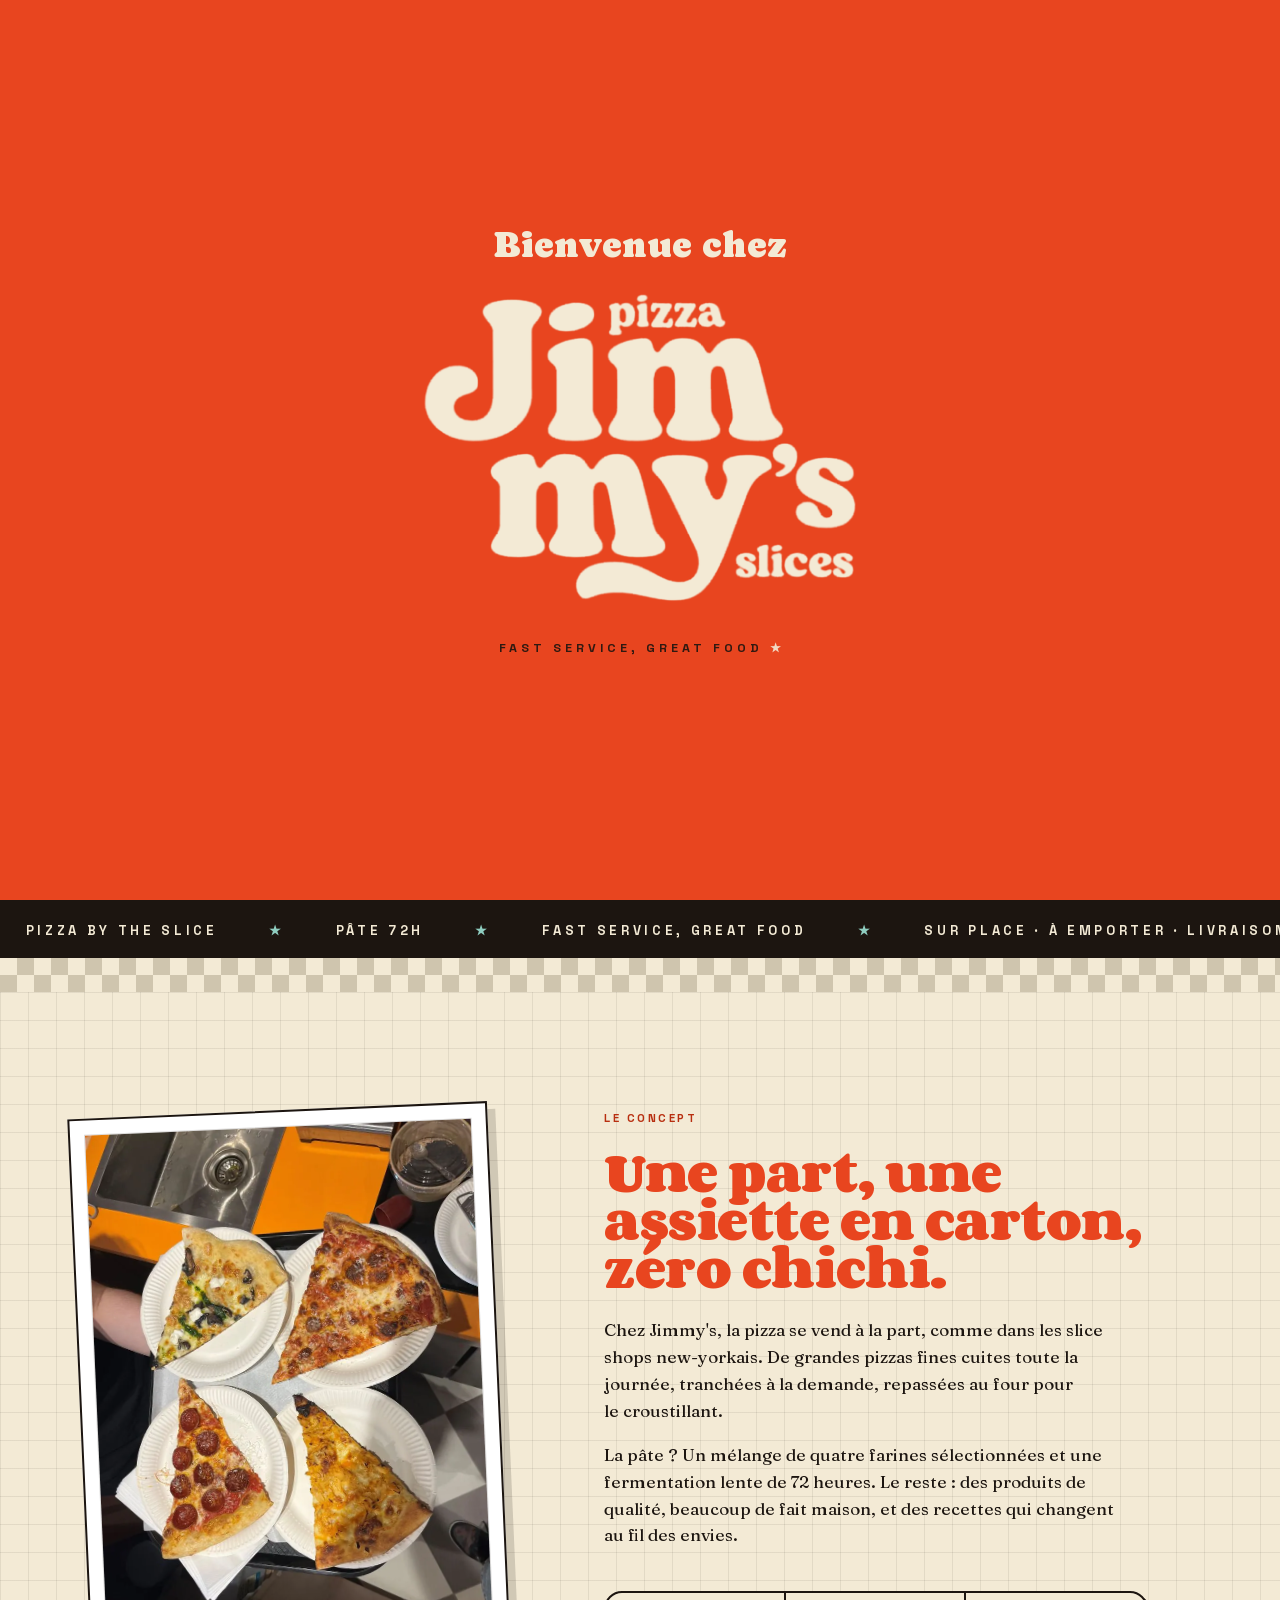
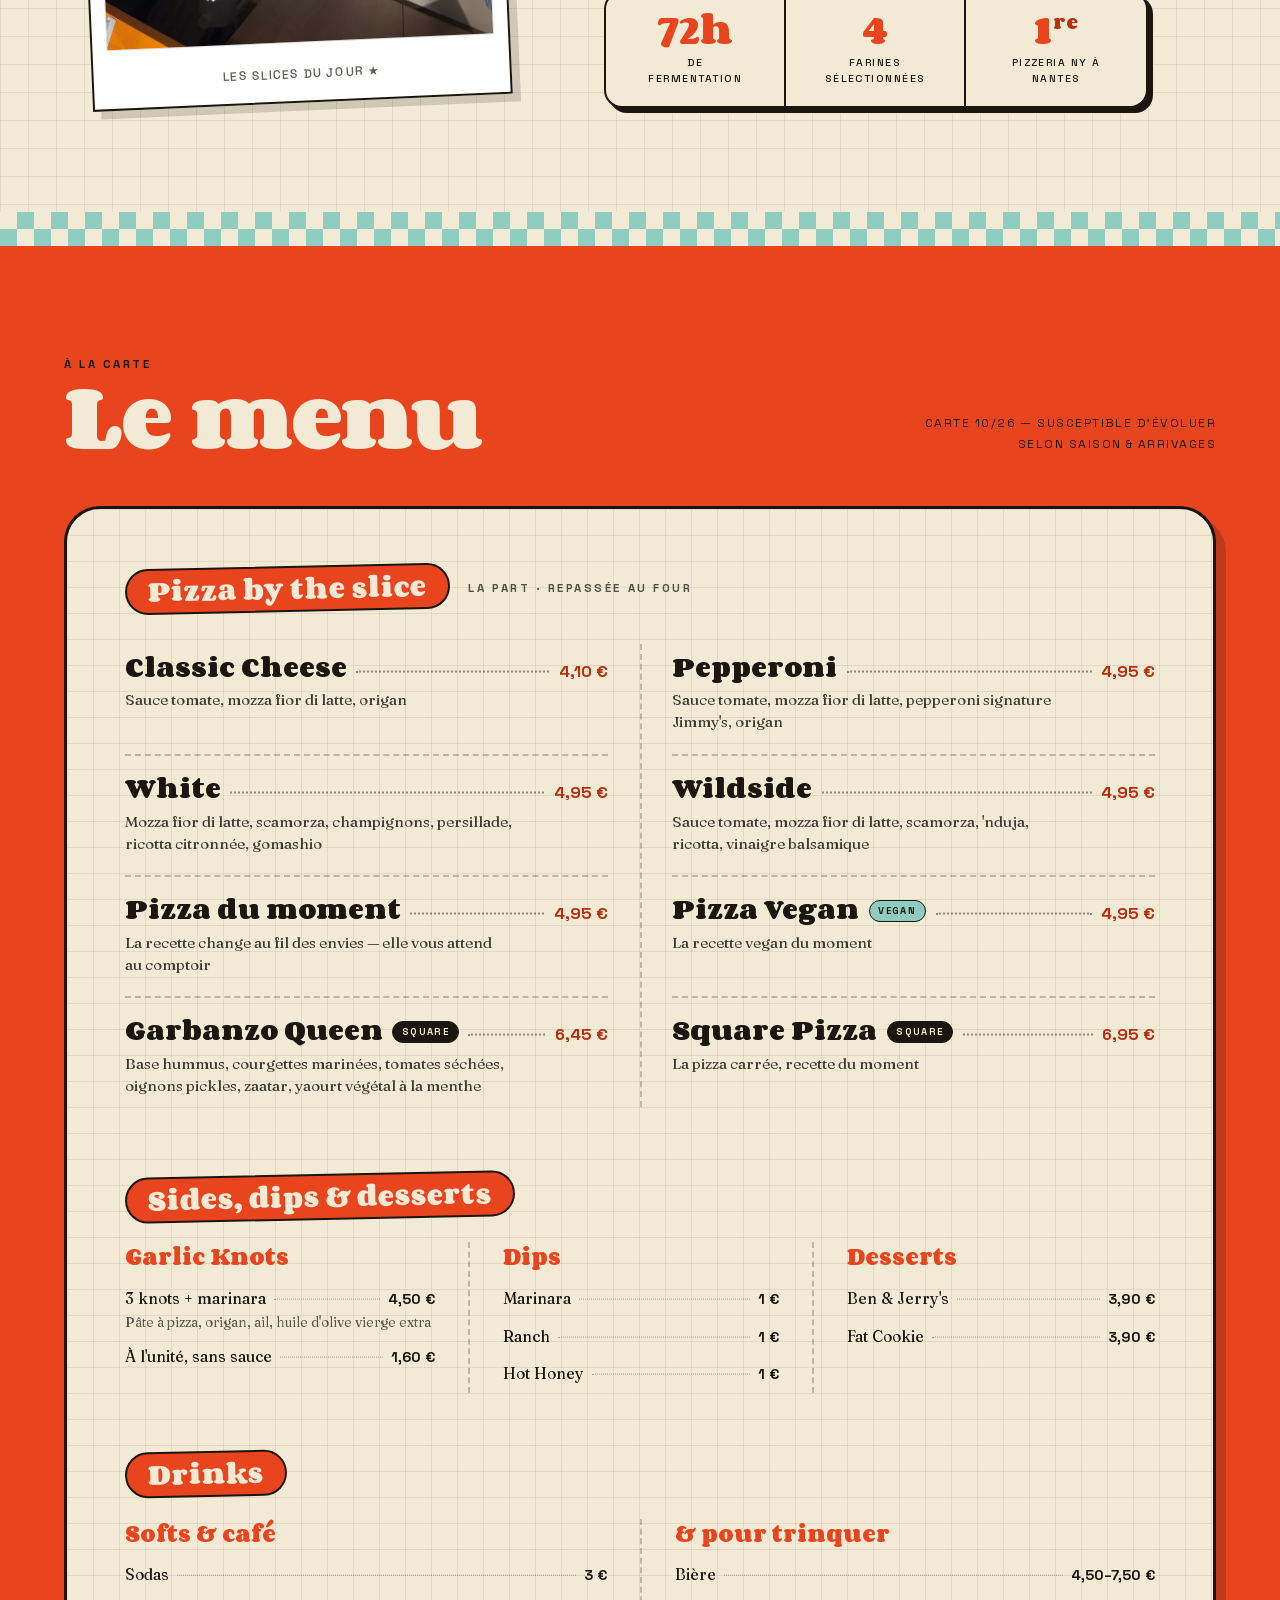
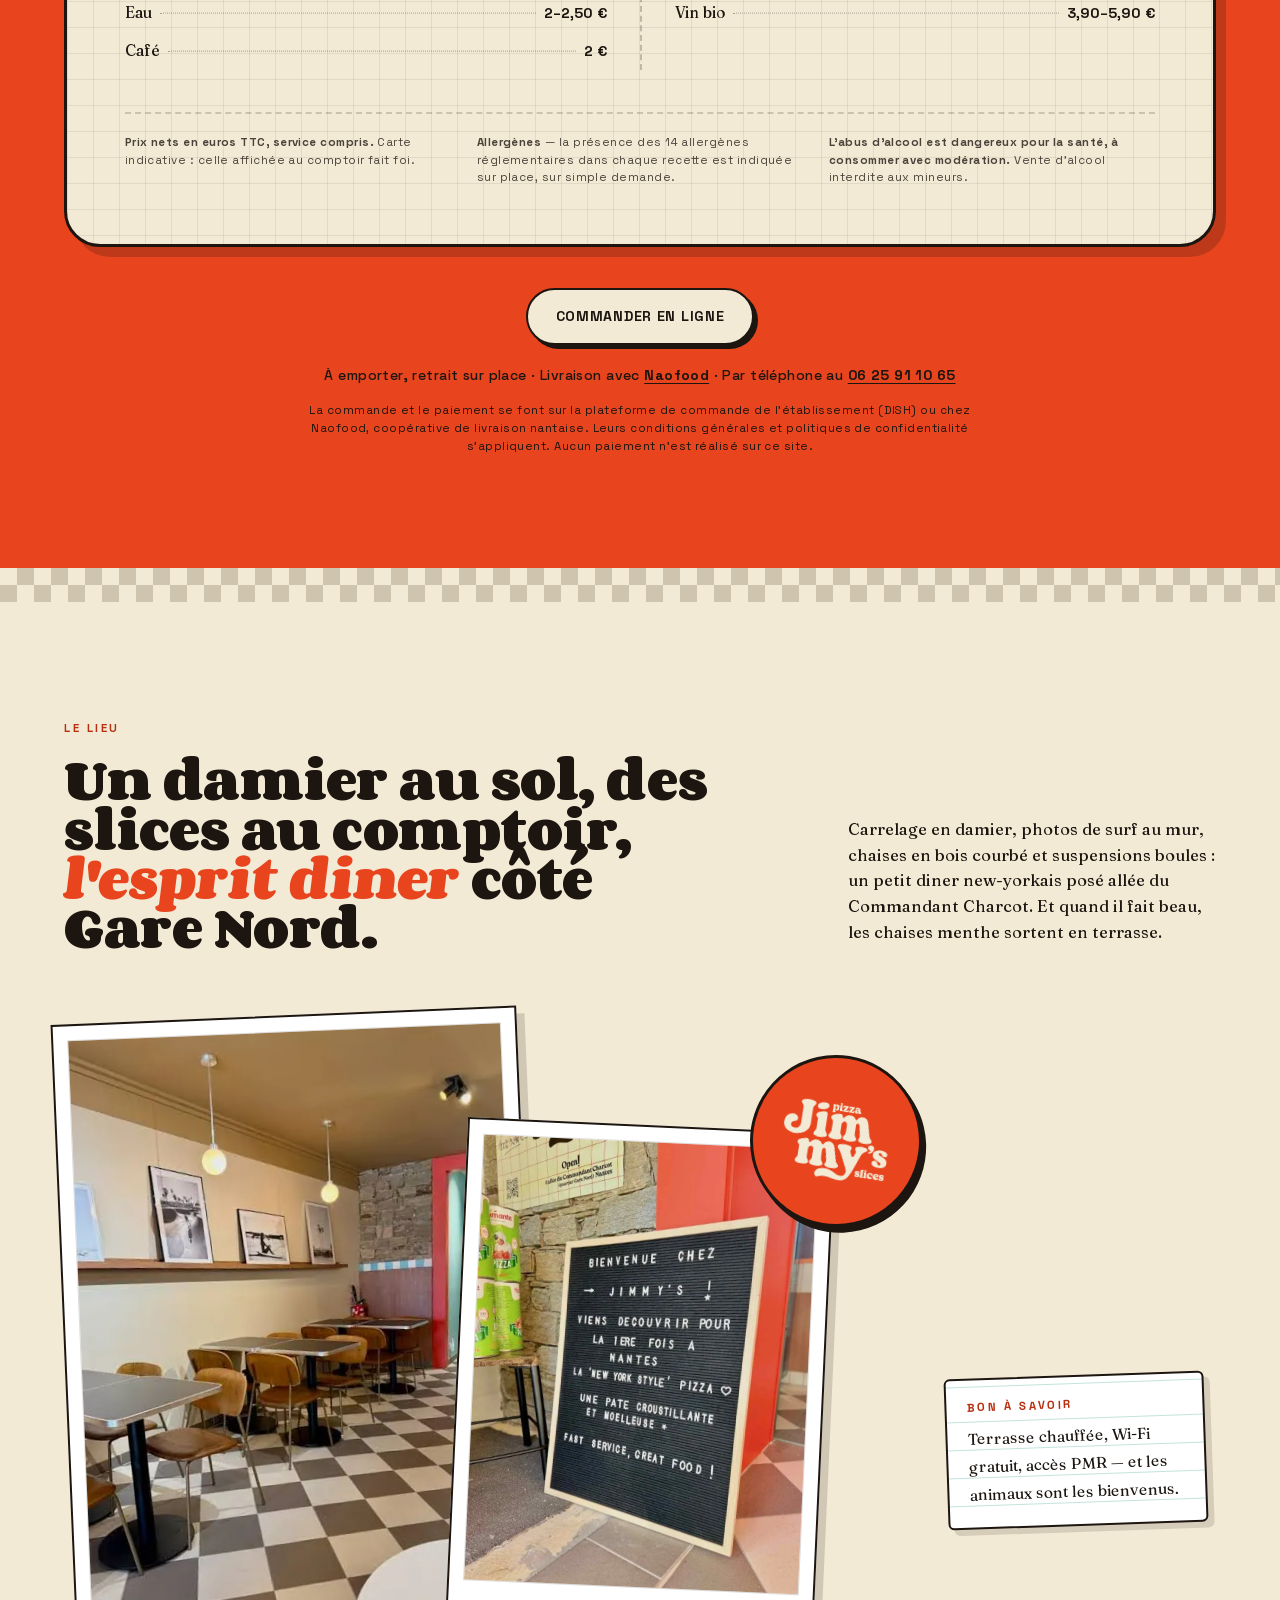
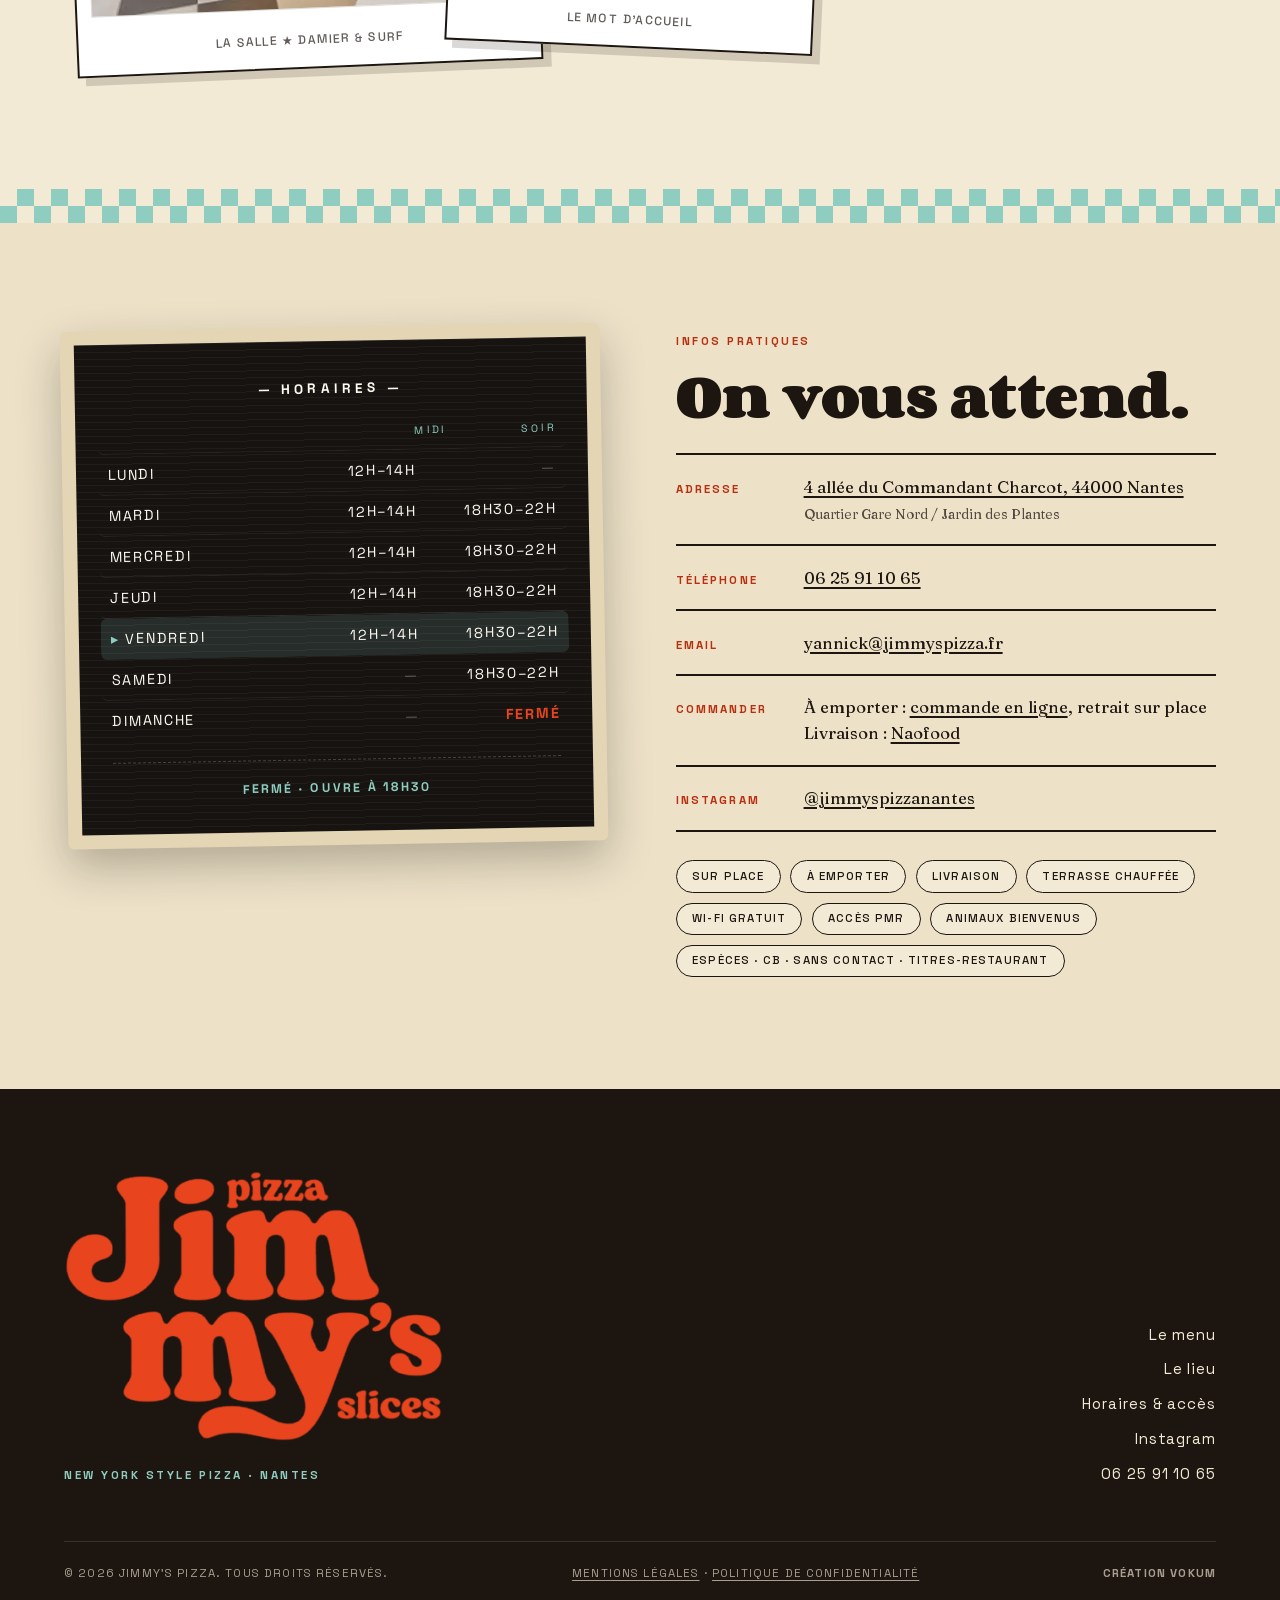
<file: index.html>
<!DOCTYPE html>
<html lang="fr">
<head>
<meta charset="UTF-8">
<meta name="viewport" content="width=device-width, initial-scale=1.0">
<title>Jimmy's Pizza · Pizza New York à la part, Nantes Gare Nord</title>
<meta name="description" content="Pizzeria New York style à Nantes, quartier Gare Nord : pizza à la part, pâte fermentée 72 h. Sur place, à emporter (commande en ligne) ou en livraison.">
<link rel="canonical" href="https://jimmy-s-pizza.vercel.app/">
<!-- Maquette en attente de validation par l'établissement : non indexée. À retirer (ici et dans vercel.json) à la mise en ligne officielle. -->
<meta name="robots" content="noindex, nofollow">
<meta name="geo.region" content="FR-44">
<meta name="geo.placename" content="Nantes">
<meta name="geo.position" content="47.21772;-1.54386">
<meta name="ICBM" content="47.21772, -1.54386">
<meta property="og:type" content="restaurant.restaurant">
<meta property="og:locale" content="fr_FR">
<meta property="og:site_name" content="Jimmy's Pizza Slices">
<meta property="og:title" content="Jimmy's Pizza — Pizzeria New York Style à Nantes">
<meta property="og:description" content="Pizza by the slice, pâte fermentée 72 h. 4 allée du Commandant Charcot, Nantes. Sur place, à emporter, en livraison.">
<meta property="og:url" content="https://jimmy-s-pizza.vercel.app/">
<meta property="og:image" content="https://jimmy-s-pizza.vercel.app/assets/og-image.jpg">
<meta property="og:image:width" content="1200">
<meta property="og:image:height" content="630">
<meta property="og:image:alt" content="Logo Jimmy's Pizza Slices et sa devanture, allée du Commandant Charcot à Nantes">
<meta name="twitter:card" content="summary_large_image">
<meta name="twitter:title" content="Jimmy's Pizza — Pizzeria New York Style à Nantes">
<meta name="twitter:description" content="Pizza by the slice, pâte 72 h, quartier Gare Nord. Sur place, à emporter, en livraison.">
<meta name="twitter:image" content="https://jimmy-s-pizza.vercel.app/assets/og-image.jpg">
<link rel="icon" href="favicon.ico" sizes="any">
<link rel="icon" type="image/png" sizes="48x48" href="assets/favicon-48.png">
<link rel="apple-touch-icon" href="assets/apple-touch-icon.png">
<meta name="theme-color" content="#E8451F">
<script type="application/ld+json">
{
  "@context": "https://schema.org",
  "@type": "Restaurant",
  "@id": "https://jimmy-s-pizza.vercel.app/#restaurant",
  "name": "Jimmy's Pizza",
  "alternateName": "Jimmy's Pizza Slices",
  "description": "Première pizzeria New York style de Nantes : pizza à la part (by the slice), pâte artisanale fermentée 72 heures. Sur place, à emporter, en livraison.",
  "url": "https://jimmy-s-pizza.vercel.app/",
  "image": "https://jimmy-s-pizza.vercel.app/assets/facade.jpg",
  "telephone": "+33625911065",
  "servesCuisine": ["Pizza", "Pizza new-yorkaise", "Américaine"],
  "priceRange": "€",
  "currenciesAccepted": "EUR",
  "paymentAccepted": "Espèces, Carte bancaire (Visa, Mastercard), Paiement sans contact, Titres-restaurant",
  "hasMenu": "https://jimmy-s-pizza.vercel.app/#menu",
  "potentialAction": {
    "@type": "OrderAction",
    "target": { "@type": "EntryPoint", "urlTemplate": "https://jimmys-pizza-nantes.order.app.hd.digital" },
    "deliveryMethod": "http://purl.org/goodrelations/v1#DeliveryModePickUp"
  },
  "acceptsReservations": "False",
  "address": {
    "@type": "PostalAddress",
    "streetAddress": "4 allée du Commandant Charcot",
    "addressLocality": "Nantes",
    "postalCode": "44000",
    "addressRegion": "Pays de la Loire",
    "addressCountry": "FR"
  },
  "geo": {
    "@type": "GeoCoordinates",
    "latitude": 47.21772,
    "longitude": -1.54386
  },
  "openingHoursSpecification": [
    { "@type": "OpeningHoursSpecification", "dayOfWeek": "Monday", "opens": "12:00", "closes": "14:00" },
    { "@type": "OpeningHoursSpecification", "dayOfWeek": ["Tuesday","Wednesday","Thursday","Friday"], "opens": "12:00", "closes": "14:00" },
    { "@type": "OpeningHoursSpecification", "dayOfWeek": ["Tuesday","Wednesday","Thursday","Friday","Saturday"], "opens": "18:30", "closes": "22:00" }
  ],
  "sameAs": [
    "https://www.instagram.com/jimmyspizzanantes/"
  ]
}
</script>
<script>
/* États de motion posés avant le premier rendu. Sans JS ou en reduced-motion : tout est visible d'emblée. */
(function(h){
  h.classList.add('js');
  if(matchMedia('(prefers-reduced-motion: reduce)').matches) return;
  h.classList.add('js-motion');
  /* ?intro dans l'URL force la relecture */
  var seen=false; try{ seen=!!sessionStorage.getItem('jimmys_intro_v2') && !/[?&]intro\b/.test(location.search); }catch(e){}
  h.classList.add(seen?'intro-seen':'intro-lock');
  /* filet de sécurité : même si le script de fin de page casse, le site ne reste jamais masqué */
  setTimeout(function(){ h.classList.add('hero-go','intro-done'); h.classList.remove('intro-lock'); },7000);
})(document.documentElement);
</script>
<link rel="stylesheet" href="assets/fonts.css">
<link rel="preload" href="assets/fonts/caprasimo-400.woff2" as="font" type="font/woff2" crossorigin>
<link rel="preload" href="assets/fonts/corben-700.woff2" as="font" type="font/woff2" crossorigin>
<link rel="preload" href="assets/logo-mark.webp" as="image">
<link rel="preload" href="assets/logo-sprite.webp" as="image">
<style>
:root{
  --tomate:#E8451F;
  --tomate-fonce:#C93312;
  --tomate-txt:#B82F10; /* tomate assombri pour les petits textes sur crème : ≥ 4,6:1 (AA) */
  --creme:#F3EAD5;
  --creme-2:#EDE2C8;
  --encre:#1C1510;
  --menthe:#8FCDC0;
  --beige:#CFC5AE;
  --grid:rgba(28,21,16,.08);
  --rule:rgba(28,21,16,.24);
  --frame:24px;
  --ease:cubic-bezier(.22,1,.36,1);
}
*{margin:0;padding:0;box-sizing:border-box}
html{scroll-behavior:smooth;scroll-padding-top:84px}
body{
  font-family:'Fraunces',serif;
  background:var(--creme);
  color:var(--encre);
  line-height:1.55;
  overflow-x:hidden;
}
img{max-width:100%;height:auto;display:block}
picture{display:block}
a{color:inherit}
::selection{background:var(--tomate);color:var(--creme)}
:focus-visible{outline:3px solid var(--menthe);outline-offset:3px}
h1,h2{text-wrap:balance}
p{text-wrap:pretty}

.groovy{
  font-family:'Corben',serif;
  font-weight:700;
  letter-spacing:-.01em;
  line-height:1.04;
}
.label{
  font-family:'Space Grotesk',sans-serif;
  font-weight:700;
  font-size:.72rem;
  letter-spacing:.22em;
  text-transform:uppercase;
}
/* vrai logo, détouré depuis le fichier de l'enseigne, teinté via currentColor */
.mark{
  display:block;
  aspect-ratio:900/645;
  background:currentColor;
  -webkit-mask:url(assets/logo-mark.webp) center/contain no-repeat;
          mask:url(assets/logo-mark.webp) center/contain no-repeat;
}

/* ---------- reveals au scroll ---------- */
/* translate (et non transform) pour ne pas écraser les rotations des polaroids, sticker, letterboard.
   États masqués seulement sous html.js : sans JS, tout reste lisible. */
.js .rv{opacity:0;translate:0 28px;transition:opacity .8s var(--ease),translate .8s var(--ease)}
.js .rv.on{opacity:1;translate:none}
.rv.d1{transition-delay:.1s}.rv.d2{transition-delay:.2s}.rv.d3{transition-delay:.3s}
@media (prefers-reduced-motion: reduce){.js .rv{opacity:1;translate:none;transition:none}}

/* ---------- ouverture : son logo s'assemble, puis file se poser dans le header ---------- */
/* Même geste que le letterboard de la boutique : chaque lettre s'enfiche un peu de travers puis se redresse.
   « Bienvenue chez » en Caprasimo (la famille Cooper de son logo), puis les 16 pièces du vrai logo
   (assets/logo-sprite.webp). Rien ne s'applique sans html.js-motion. */
:root{
  --ease-out:cubic-bezier(.16,1,.3,1);
  --ease-io:cubic-bezier(.65,0,.35,1);
  --k:1; /* facteur de tempo de toute l'ouverture */
}
#intro{display:none}
.js-motion #intro{
  position:fixed;inset:0;z-index:100;height:100lvh;
  display:flex;align-items:center;justify-content:center;
  color:var(--creme);cursor:pointer;-webkit-tap-highlight-color:transparent;
}
.intro-seen #intro,.intro-done #intro{display:none}
html.intro-lock{overflow:hidden}
.intro-bg{position:absolute;inset:0;background:var(--tomate)}
.intro-stage{position:relative;display:flex;flex-direction:column;align-items:center;margin-top:-2vh}
.intro-hello{font-family:'Caprasimo',serif;font-size:clamp(1.3rem,2.9vw,2.3rem);line-height:1.1;margin-bottom:.75em;white-space:nowrap}
.intro-hello .ch{display:inline-block}
.intro-hello .sp{display:inline-block;width:.28em}
.intro-logo{position:relative;width:clamp(230px,34vw,460px);aspect-ratio:900/645}
.lg-p{position:absolute;background:url(assets/logo-sprite.webp) no-repeat}
.intro-base{
  font-family:'Space Grotesk',sans-serif;font-weight:700;font-size:clamp(.64rem,1.1vw,.78rem);
  letter-spacing:.32em;padding-left:.32em;text-transform:uppercase;margin-top:2.8em;opacity:.9;
}
.intro-base{color:var(--encre)}
.intro-base span{color:var(--creme)}
.js-motion .intro-hello .ch,.js-motion .lg-p{
  animation:press calc(var(--pd,460ms) * var(--k)) var(--ease-out) calc(var(--t,0ms) * var(--k)) backwards;
  animation-play-state:paused;
}
.js-motion .lg-p{--pd:540ms;--lift:-38%}
.js-motion .intro-base{
  --ty:.8rem;
  animation:vIn calc(700ms * var(--k)) var(--ease-out) calc(var(--t,0ms) * var(--k)) backwards;
  animation-play-state:paused;
}
.js-motion #intro.play :is(.ch,.lg-p,.intro-base){animation-play-state:running}
.js-motion #intro.skip :is(.ch,.lg-p,.intro-base){animation:none}
@keyframes press{
  0%  {opacity:0;translate:0 var(--lift,-.5em);rotate:var(--r,0deg)}
  55% {opacity:1;translate:0 calc(var(--lift,-.5em) * -.08);rotate:calc(var(--r,0deg) * -.25)}
  100%{opacity:1;translate:0 0;rotate:0deg}
}
/* sortie : le texte s'efface, le fond tomate se fond dans le hero (même couleur), le logo vole vers le header */
.intro-hello,.intro-base{transition:opacity calc(260ms * var(--k)) linear,translate calc(260ms * var(--k)) var(--ease-io)}
#intro.out .intro-hello{opacity:0;translate:0 -.4em}
#intro.out .intro-base{opacity:0;translate:0 .4em}
#intro.out{cursor:default;pointer-events:none}
#intro.out .intro-bg{opacity:0;transition:opacity calc(650ms * var(--k)) linear calc(180ms * var(--k))}
.via-intro header[data-h]{animation:none}
.via-intro:not(.landed):not(.intro-done) .logo-wrap .mark{opacity:0}

/* ---------- cascade du hero ---------- */
/* Animations déclarées en pause (fill backwards = état de départ déjà peint), lancées par html.hero-go.
   Délai = --d (+ rang du mot pour le titre), le tout multiplié par --k. */
@keyframes vIn{from{opacity:var(--o,0);translate:var(--tx,0px) var(--ty,1.2rem)}}
@keyframes vClipUp{from{clip-path:inset(100% 0 0 0)}to{clip-path:inset(0 0 0 0)}}
@keyframes vBadge{from{opacity:0;rotate:-150deg;scale:.4}}
.js-motion [data-h]{
  animation:vIn calc(var(--dur,800ms) * var(--k)) var(--ease-out) calc(var(--d,0ms) * var(--k)) backwards;
  animation-play-state:paused;
}
.js-motion header[data-h]{--ty:-110%;--o:1}
.js-motion [data-h="clip"]{animation-name:vClipUp;--dur:1150ms}
.js-motion .devanture img{
  --ty:9%;--o:1;
  animation:
    vClipUp calc(1250ms * var(--k)) var(--ease-out) calc(var(--d-img,0ms) * var(--k)) backwards,
    vIn     calc(1500ms * var(--k)) var(--ease-out) calc(var(--d-img,0ms) * var(--k)) backwards;
  animation-play-state:paused,paused;
}
.js-motion .hero-badge[data-h]{animation-name:vBadge;--dur:1000ms}
.hero-go [data-h]{animation-play-state:running}
.hero-go .devanture img{animation-play-state:running,running}
/* titre : chaque mot est son propre masque, son contenu monte depuis le bas */
.word{display:inline-block;overflow:hidden;vertical-align:top;padding:.05em .04em .16em;margin:-.05em -.04em -.16em}
.word__inner{display:inline-block}
.js-motion h1[data-split]:not(.is-split){opacity:0}
.js-motion .word__inner{
  --ty:112%;--o:1;
  animation:vIn calc(950ms * var(--k)) var(--ease-out) calc((var(--d,0ms) + var(--wi,0) * 60ms) * var(--k)) backwards;
  animation-play-state:paused;
}
.hero-go .word__inner{animation-play-state:running}
@media (max-width:640px){:root{--k:.75}}

/* ---------- header ---------- */
header{
  position:fixed;inset:0 0 auto 0;z-index:50;
  display:flex;align-items:center;justify-content:space-between;
  padding:10px 28px;
  background:var(--tomate);
  color:var(--creme);
  border-bottom:3px solid var(--encre);
}
.logo-wrap{display:block;width:70px;text-decoration:none;transition:transform .35s var(--ease)}
.logo-wrap:hover{transform:rotate(-4deg) scale(1.04)}
nav{display:flex;gap:2rem;align-items:center}
nav a.nl{
  color:var(--encre);
  font-family:'Space Grotesk',sans-serif;font-weight:700;font-size:.85rem;
  letter-spacing:.08em;text-transform:uppercase;text-decoration:none;
  position:relative;
}
nav a.nl::after{
  content:'';position:absolute;left:0;bottom:-4px;width:100%;height:2px;
  background:var(--encre);transform:scaleX(0);transform-origin:left;
  transition:transform .35s var(--ease);
}
nav a.nl:hover::after{transform:scaleX(1)}
.tel-btn{
  font-family:'Space Grotesk',sans-serif;font-weight:700;font-size:.85rem;
  text-decoration:none;letter-spacing:.04em;
  background:var(--creme);color:var(--tomate-txt);
  padding:.55rem 1.1rem;border-radius:999px;border:2px solid var(--encre);
  box-shadow:3px 3px 0 var(--encre);
  transition:transform .25s ease,box-shadow .25s ease;
  white-space:nowrap;
}
.tel-btn:hover{transform:translate(-2px,-2px);box-shadow:5px 5px 0 var(--encre)}

/* ---------- statut ouvert / fermé ---------- */
.status{
  display:inline-flex;align-items:center;gap:.6rem;
  font-family:'Space Grotesk',sans-serif;font-weight:700;font-size:.72rem;
  letter-spacing:.16em;text-transform:uppercase;
  padding:.45rem .95rem .45rem .8rem;border-radius:999px;
  border:2px solid currentColor;
}
.status .dot{width:9px;height:9px;border-radius:50%;background:currentColor;opacity:.5;flex:none}
.status.is-open .dot{background:var(--menthe);opacity:1;box-shadow:0 0 0 0 rgba(143,205,192,.7);animation:pulse 2s infinite}
@keyframes pulse{70%{box-shadow:0 0 0 8px rgba(143,205,192,0)}100%{box-shadow:0 0 0 0 rgba(143,205,192,0)}}
@media (prefers-reduced-motion: reduce){.status.is-open .dot{animation:none}}
header .head-status,.head-status[hidden]{display:none}

/* ---------- hero ---------- */
.hero{
  min-height:100svh;
  background:var(--tomate);
  color:var(--creme);
  display:grid;
  grid-template-columns:minmax(0,1.12fr) minmax(0,.88fr);
  align-items:stretch;
  padding:104px 5vw 0;
  gap:3rem;
  position:relative;
}
.hero-txt{display:flex;flex-direction:column;justify-content:center;align-items:flex-start;padding-bottom:5rem}
.hero .status{margin-bottom:1.9rem;color:var(--encre)}
h1.groovy{font-size:clamp(2.5rem,calc(5.1vw - 3px),4.7rem);margin-bottom:1.6rem;text-wrap:wrap}
h1 .slice-w{display:inline-block;transform:skewX(-7deg);color:var(--encre);white-space:nowrap}
.hero-sub{font-size:clamp(1.05rem,1.45vw,1.28rem);max-width:33rem;color:var(--encre)}
.hero-ctas{display:flex;gap:1.4rem;margin-top:2.3rem;flex-wrap:wrap;align-items:center}
.hero-alt{color:var(--encre);font-family:'Space Grotesk',sans-serif;font-weight:700;font-size:.85rem;letter-spacing:.06em;text-transform:uppercase;text-underline-offset:4px;text-decoration-thickness:2px}
.hero-where{
  color:var(--encre);
  margin-top:1.6rem;display:flex;align-items:center;gap:.55rem;
  font-family:'Space Grotesk',sans-serif;font-size:.8rem;letter-spacing:.06em;
}
.hero-where svg{flex:none}
.btn{
  font-family:'Space Grotesk',sans-serif;font-weight:700;font-size:.88rem;
  letter-spacing:.05em;text-transform:uppercase;text-decoration:none;
  padding:.95rem 1.7rem;border-radius:999px;border:2px solid var(--encre);
  transition:transform .25s ease,box-shadow .25s ease,background-color .25s ease;
  display:inline-flex;align-items:center;justify-content:center;gap:.5rem;
  text-align:center;
}
.btn-creme{background:var(--creme);color:var(--encre);box-shadow:4px 4px 0 var(--encre)}
.btn-creme:hover{transform:translate(-2px,-2px);box-shadow:6px 6px 0 var(--encre)}
.btn-ghost{background:transparent;color:var(--encre);border-color:var(--encre);box-shadow:none}
.btn-ghost:hover{background:rgba(28,21,16,.08)}
.hero-visu{display:flex;align-items:flex-end;justify-content:center}
/* le portique : même cadre arrondi que l'encadrement de porte de la boutique */
.portal{position:relative;width:min(100%,460px)}
.devanture{
  border:var(--frame) solid var(--creme);
  border-bottom:none;
  border-radius:56px 56px 0 0;
  overflow:hidden;
  background:var(--creme);
}
.devanture img{width:100%;aspect-ratio:3/4;object-fit:cover}
.hero-badge{
  position:absolute;top:-34px;left:-52px;z-index:2;
  width:128px;height:128px;border-radius:50%;
  background:var(--encre);color:var(--creme);
  display:grid;place-items:center;
  box-shadow:4px 4px 0 rgba(28,21,16,.25);
}
.hero-badge svg{position:absolute;inset:0;width:100%;height:100%;animation:spin 24s linear infinite}
.hero-badge text{font-family:'Space Grotesk',sans-serif;font-weight:700;font-size:10.5px;letter-spacing:.1em;fill:currentColor}
.hero-badge .hb-core{font-family:'Corben',serif;font-size:1.5rem;color:var(--menthe);transform:rotate(-9deg)}
@keyframes spin{to{transform:rotate(360deg)}}
@media (prefers-reduced-motion: reduce){.hero-badge svg{animation:none}}

/* ---------- marquee ---------- */
.marquee{
  background:var(--encre);color:var(--creme);
  overflow:hidden;white-space:nowrap;
  border-top:3px solid var(--encre);border-bottom:3px solid var(--encre);
  padding:.85rem 0;
}
.marquee-inner{display:inline-block;animation:scrolltxt 30s linear infinite}
.marquee span{
  font-family:'Space Grotesk',sans-serif;font-weight:700;font-size:.82rem;
  letter-spacing:.28em;text-transform:uppercase;margin:0 1.6rem;
}
.marquee .st{color:var(--menthe)}
@keyframes scrolltxt{from{transform:translateX(0)}to{transform:translateX(-50%)}}
@media (prefers-reduced-motion: reduce){.marquee-inner{animation:none}}

/* ---------- damier ---------- */
.damier{
  height:34px;
  background:repeating-conic-gradient(var(--beige) 0% 25%, var(--creme) 0% 50%) 0 0 / 34px 34px;
}
.damier.mint{
  background:repeating-conic-gradient(var(--menthe) 0% 25%, var(--creme) 0% 50%) 0 0 / 34px 34px;
}

/* ---------- concept ---------- */
.concept{
  padding:7rem 5vw 6.5rem;
  background:
    linear-gradient(var(--grid) 1px, transparent 1px),
    linear-gradient(90deg, var(--grid) 1px, transparent 1px),
    var(--creme);
  background-size:28px 28px,28px 28px,auto;
}
.concept-grid{
  max-width:1200px;margin:0 auto;
  display:grid;grid-template-columns:.85fr 1.15fr;gap:5.5rem;align-items:center;
}
.polaroid{
  background:#fff;
  padding:14px 14px 58px;
  border:2px solid var(--encre);
  box-shadow:8px 8px 0 rgba(28,21,16,.16);
  transform:rotate(-2.5deg);
  position:relative;
  max-width:420px;
  margin:0 auto;
}
.polaroid img{border:1px solid rgba(28,21,16,.15);width:100%}
.polaroid figcaption{
  position:absolute;bottom:17px;left:0;right:0;text-align:center;
  font-family:'Space Grotesk',sans-serif;font-size:.76rem;letter-spacing:.1em;
  text-transform:uppercase;font-weight:500;color:rgba(28,21,16,.7);
}
.concept h2{font-size:clamp(2.1rem,3.6vw,3.2rem);margin:1.2rem 0 1.6rem;color:var(--tomate);max-width:16ch}
.concept .label{color:var(--tomate-txt)}
.concept p{font-size:1.08rem;max-width:33rem;margin-bottom:1.1rem}
.stats{
  display:grid;grid-template-columns:repeat(3,1fr);
  margin-top:2.6rem;max-width:34rem;
  border:2px solid var(--encre);border-radius:18px;overflow:hidden;background:var(--creme);
  box-shadow:5px 5px 0 var(--encre);
}
.stat{padding:1.25rem .9rem 1.2rem;text-align:center;border-right:2px solid var(--encre)}
.stat:last-child{border-right:none}
.stat b{display:block;font-size:2.1rem;font-family:'Corben',serif;font-weight:700;color:var(--tomate);line-height:1;margin-bottom:.55rem}
.stat b sup{font-size:.5em;vertical-align:.85em;line-height:0;margin-left:.04em;color:var(--tomate-txt)}
.stat span{display:block;font-family:'Space Grotesk',sans-serif;font-size:.66rem;letter-spacing:.14em;text-transform:uppercase;font-weight:500;line-height:1.5;max-width:13ch;margin:0 auto}

/* ---------- menu ---------- */
.menu-sec{
  background:var(--tomate);
  padding:6.5rem 5vw 7rem;
  color:var(--creme);
}
.menu-head{max-width:1200px;margin:0 auto 3.2rem;display:flex;align-items:flex-end;justify-content:space-between;gap:2rem;flex-wrap:wrap}
.menu-head h2{font-size:clamp(3rem,6vw,5.4rem)}
.menu-head .label{color:var(--encre)}
.menu-head .note{color:var(--encre);font-family:'Space Grotesk',sans-serif;font-size:.76rem;letter-spacing:.12em;text-transform:uppercase;text-align:right;line-height:1.7}
.menu-board{
  max-width:1200px;margin:0 auto;
  background:
    linear-gradient(var(--grid) 1px, transparent 1px),
    linear-gradient(90deg, var(--grid) 1px, transparent 1px),
    var(--creme);
  background-size:26px 26px,26px 26px,auto;
  color:var(--encre);
  border:3px solid var(--encre);
  border-radius:36px;
  padding:clamp(1.6rem,4.5vw,3.8rem);
  box-shadow:10px 10px 0 rgba(0,0,0,.18);
}
.menu-cat+.menu-cat{margin-top:3.6rem}
.cat-head{display:flex;align-items:center;gap:1.2rem;margin-bottom:1.4rem}
.cat-title{
  flex:none;
  background:var(--tomate);color:var(--creme);
  font-family:'Corben',serif;font-weight:700;
  font-size:clamp(1.2rem,2vw,1.5rem);line-height:1.2;
  padding:.35rem 1.3rem .45rem;
  border-radius:999px;border:2px solid var(--encre);
  transform:rotate(-1.2deg);
  white-space:nowrap;
}
.cat-head .label{opacity:.72}
/* liste type ardoise de slice shop : nom, pointillés, prix */
.slices{
  list-style:none;
  display:grid;grid-template-columns:1fr 1fr;column-gap:clamp(2rem,5vw,4.5rem);
  position:relative;
}
.slices::before{content:'';position:absolute;top:.6rem;bottom:.6rem;left:50%;border-left:2px dashed var(--rule)}
.sl{padding:1.2rem 0 1.25rem;border-bottom:2px dashed var(--rule)}
.sl:nth-last-child(-n+2){border-bottom:none}
.sl-head{display:flex;align-items:baseline;gap:.6rem}
.sl h4{font-family:'Corben',serif;font-weight:700;font-size:clamp(1.2rem,1.9vw,1.45rem);line-height:1.12}
.lead{flex:1;min-width:1.2rem;border-bottom:2px dotted rgba(28,21,16,.45);transform:translateY(-.28em)}
.prix{font-family:'Space Grotesk',sans-serif;font-weight:700;font-size:1.02rem;color:var(--tomate-txt);white-space:nowrap}
.sl p{font-size:.95rem;opacity:.82;line-height:1.45;margin-top:.35rem;max-width:40ch}
.tag-v{
  display:inline-block;flex:none;align-self:center;
  font-family:'Space Grotesk',sans-serif;font-size:.6rem;font-weight:700;
  letter-spacing:.14em;text-transform:uppercase;
  background:var(--menthe);border:1.5px solid var(--encre);border-radius:999px;
  padding:.16rem .55rem;
}
.tag-v.sq{background:var(--encre);color:var(--creme)}
/* infos consommateurs obligatoires : prix, allergènes, alcool */
.menu-legal{
  margin-top:2.6rem;padding-top:1.3rem;border-top:2px dashed var(--rule);
  display:flex;flex-wrap:wrap;gap:.5rem 1.6rem;
  font-family:'Space Grotesk',sans-serif;font-size:.72rem;letter-spacing:.04em;line-height:1.5;opacity:.78;
}
.menu-legal span{flex:1 1 15rem}
.menu-legal b{font-weight:700}
.extras{display:grid;grid-template-columns:repeat(3,1fr)}
.extras--2{grid-template-columns:repeat(2,1fr)}
.ex{padding:0 clamp(1.2rem,2.6vw,2.2rem);border-left:2px dashed var(--rule)}
.ex:first-child{padding-left:0;border-left:none}
.ex:last-child{padding-right:0}
.ex h4{font-family:'Corben',serif;font-weight:700;font-size:1.2rem;margin-bottom:.5rem;color:var(--tomate)}
.ex h4 small{font-family:'Space Grotesk',sans-serif;font-weight:500;font-size:.62rem;letter-spacing:.12em;text-transform:uppercase;color:var(--encre);opacity:.6;margin-left:.3rem}
.ex ul{list-style:none}
.ex li{padding:.42rem 0}
.ex .row{display:flex;align-items:baseline;gap:.5rem;font-size:.98rem}
.ex .row b{font-family:'Space Grotesk',sans-serif;font-weight:700;font-size:.9rem;white-space:nowrap}
.ex .row .lead{border-bottom-width:1.5px;border-color:rgba(28,21,16,.35)}
.ex li em{display:block;font-style:normal;font-size:.84rem;opacity:.7;line-height:1.4;margin-top:.1rem}
.menu-cta{max-width:1200px;margin:2.6rem auto 0;display:flex;justify-content:center;gap:1rem;flex-wrap:wrap}
.menu-cta-alt{max-width:44rem;margin:1.2rem auto 0;text-align:center;color:var(--encre);font-family:'Space Grotesk',sans-serif;font-weight:500;font-size:.88rem;letter-spacing:.03em;line-height:1.7}
.menu-cta-alt a{font-weight:700;text-underline-offset:3px}
.menu-cta-note{max-width:44rem;margin:.9rem auto 0;text-align:center;color:var(--encre);font-family:'Space Grotesk',sans-serif;font-size:.72rem;letter-spacing:.04em;line-height:1.55;opacity:.85}

/* ---------- lieu ---------- */
.lieu{padding:7rem 5vw 7.5rem;background:var(--creme);overflow:hidden}
.lieu-head{
  max-width:1200px;margin:0 auto 4rem;
  display:grid;grid-template-columns:repeat(12,1fr);gap:1.5rem;align-items:end;
}
.lieu-head>div{grid-column:1 / span 8}
.lieu-head .label{color:var(--tomate-txt)}
.lieu-head h2{font-size:clamp(2.1rem,3.7vw,3.3rem);margin-top:1rem;text-wrap:pretty}
.lieu-head h2 em{color:var(--tomate);font-style:normal;display:inline-block;transform:skewX(-7deg)}
.lieu-head p{grid-column:9 / span 4;font-size:1.04rem;padding-bottom:.35rem}
.collage{
  max-width:1200px;margin:0 auto;
  display:grid;grid-template-columns:repeat(12,1fr);gap:1.5rem;align-items:start;
}
.collage .polaroid{max-width:none;margin:0}
.c-salle{grid-column:1 / 6;grid-row:1;transform:rotate(-2.4deg)}
.c-pancarte{grid-column:5 / 9;grid-row:1;margin-top:110px !important;transform:rotate(2.6deg);z-index:2}
.c-side{display:contents}
.collage .sticker{grid-column:8 / 10;grid-row:1;justify-self:center;margin-top:40px;z-index:3}
.collage .ticket{grid-column:10 / 13;grid-row:1;margin-top:360px}
.sticker{
  width:min(100%,180px);aspect-ratio:1;border-radius:50%;
  background:var(--tomate);color:var(--creme);
  border:3px solid var(--encre);box-shadow:5px 5px 0 var(--encre);
  display:grid;place-items:center;
  transform:rotate(9deg);
}
.sticker .mark{width:66%}
.ticket{
  width:100%;max-width:260px;
  background:#fff;border:2px solid var(--encre);border-radius:6px;
  padding:1.2rem 1.25rem 1.1rem;
  transform:rotate(-2deg);
  box-shadow:6px 6px 0 rgba(28,21,16,.14);
  background-image:repeating-linear-gradient(180deg,transparent 0 27px,rgba(143,205,192,.55) 27px 28px);
  background-position:0 14px;
}
.ticket .label{color:var(--tomate-txt);display:block;margin-bottom:.5rem}
.ticket p{font-size:.98rem;line-height:28px}

/* ---------- infos / letterboard ---------- */
.infos{padding:6.5rem 5vw 7rem;background:var(--creme-2)}
.infos-grid{max-width:1200px;margin:0 auto;display:grid;grid-template-columns:1fr 1fr;gap:4.5rem;align-items:start}
.letterboard{
  background:#161311;
  border:14px solid #E4D5B5;
  border-radius:6px;
  box-shadow:0 18px 44px rgba(28,21,16,.28);
  padding:2.3rem 2rem 2rem;
  color:#FDFAF2;
  background-image:repeating-linear-gradient(180deg,rgba(255,255,255,.045) 0 1px,transparent 1px 7px);
  transform:rotate(-1deg);
}
.lb-title{
  font-family:'Space Grotesk',sans-serif;font-weight:700;letter-spacing:.3em;
  text-transform:uppercase;font-size:.85rem;text-align:center;margin-bottom:1.6rem;
}
.lb-rows{font-family:'Space Grotesk',sans-serif;font-size:.9rem;letter-spacing:.12em;text-transform:uppercase}
.lb-rows .row{
  display:grid;grid-template-columns:1fr auto 8.2em;gap:1.4rem;align-items:center;
  padding:.55rem .6rem;margin:0 -.6rem;border-bottom:1px solid rgba(255,255,255,.08);
  border-radius:6px;
}
.lb-rows .row>span:not(:first-child){text-align:right}
.lb-rows .row:last-child{border-bottom:none}
.lb-rows .lb-cols{color:var(--menthe);font-size:.66rem;letter-spacing:.24em;padding-top:0;padding-bottom:.6rem}
.lb-rows .off{opacity:.3}
.lb-rows .ferme{color:var(--tomate);font-weight:700}
.lb-rows .row.today{background:rgba(143,205,192,.14);border-bottom-color:transparent}
.lb-rows .row.today>span:first-child::before{content:'▸ ';color:var(--menthe)}
.lb-status{
  margin-top:1.4rem;padding-top:1.2rem;border-top:1px dashed rgba(255,255,255,.2);
  text-align:center;font-family:'Space Grotesk',sans-serif;font-weight:700;font-size:.78rem;
  letter-spacing:.18em;text-transform:uppercase;color:var(--menthe);min-height:1.2em;
}
.infos-txt h2{font-size:clamp(2.2rem,4vw,3.4rem);margin:1rem 0 2rem}
.infos-txt .label{color:var(--tomate-txt)}
.info-item{display:flex;gap:1.1rem;padding:1.15rem 0;border-top:2px solid var(--encre);align-items:baseline}
.info-item:last-of-type{border-bottom:2px solid var(--encre)}
.info-item .k{font-family:'Space Grotesk',sans-serif;font-weight:700;font-size:.72rem;letter-spacing:.18em;text-transform:uppercase;min-width:110px;color:var(--tomate-txt)}
.info-item .v{font-size:1.05rem}
.info-item .v a{text-decoration:underline;text-decoration-thickness:1.5px;text-underline-offset:3px;transition:color .2s}
.info-item .v a:hover{color:var(--tomate-txt)}
.info-item small{font-size:.86rem;opacity:.75}
.services{display:flex;flex-wrap:wrap;gap:.6rem;margin-top:1.8rem}
.chip{
  font-family:'Space Grotesk',sans-serif;font-size:.72rem;font-weight:500;
  letter-spacing:.1em;text-transform:uppercase;
  border:1.5px solid var(--encre);border-radius:999px;padding:.4rem .95rem;
  background:var(--creme);
}

/* ---------- footer ---------- */
footer{background:var(--encre);color:var(--creme);padding:5rem 5vw 2.5rem;position:relative;overflow:hidden}
.foot-grid{max-width:1200px;margin:0 auto;display:grid;grid-template-columns:1.2fr .8fr;gap:3rem;align-items:end}
.foot-mark{width:clamp(200px,30vw,380px);color:var(--tomate)}
.foot-tag{display:block;margin-top:1.6rem;color:var(--menthe)}
.foot-links{display:flex;flex-direction:column;gap:.7rem;align-items:flex-end;font-family:'Space Grotesk',sans-serif;font-size:.95rem}
.foot-links a{text-decoration:none;letter-spacing:.06em;transition:color .25s}
.foot-links a:hover{color:var(--menthe)}
.foot-bottom{
  max-width:1200px;margin:3.5rem auto 0;padding-top:1.4rem;
  border-top:1px solid rgba(243,234,213,.2);
  display:flex;justify-content:space-between;gap:1rem;flex-wrap:wrap;
  font-family:'Space Grotesk',sans-serif;font-size:.72rem;letter-spacing:.1em;text-transform:uppercase;opacity:.65;
}
.foot-bottom a{text-decoration:none}
.foot-bottom a:hover{color:var(--menthe)}
.foot-bottom .credit{font-weight:700}
.foot-bottom .legal a{text-decoration:underline;text-underline-offset:3px}

/* ---------- dock mobile ---------- */
.dock{display:none}

/* ---------- responsive ---------- */
@media (max-width:980px){
  .hero{grid-template-columns:1fr;padding-top:100px;min-height:auto;gap:2rem}
  h1.groovy{font-size:min(8vw,4.4rem)}
  .hero-txt{padding-bottom:1rem}
  .hero-visu{margin-top:1.5rem}
  .portal{width:min(100%,440px)}
  .hero-badge{left:-18px;top:-40px}
  .concept-grid,.infos-grid,.foot-grid{grid-template-columns:1fr;gap:3.5rem}
  .lieu-head>div,.lieu-head p{grid-column:1 / -1}
  .c-salle{grid-column:1 / 8}
  .c-pancarte{grid-column:6 / 13;margin-top:150px !important}
  .collage .sticker{grid-column:10 / 13;grid-row:1;margin-top:0;width:150px}
  .collage .ticket{grid-column:3 / 11;grid-row:2;justify-self:center;margin-top:3rem;max-width:380px}
  .foot-links{align-items:flex-start}
}
@media (max-width:760px){
  .slices{grid-template-columns:1fr}
  .slices::before{display:none}
  .sl:nth-last-child(2){border-bottom:2px dashed var(--rule)}
  .extras,.extras--2{grid-template-columns:1fr}
  .ex,.ex:first-child,.ex:last-child{padding:1.2rem 0;border-left:none;border-top:2px dashed var(--rule)}
  .ex:first-child{border-top:none;padding-top:0}
  .cat-head .label{display:none}
  .cat-title{white-space:normal;flex:0 1 auto;max-width:100%}
}
@media (max-width:640px){
  html{scroll-padding-top:70px}
  footer{padding-bottom:calc(2.5rem + 68px + env(safe-area-inset-bottom))}
  header{padding:8px 18px}
  .logo-wrap{width:58px}
  nav{display:none}
  header .head-status{display:inline-flex;font-size:.62rem;padding:.38rem .8rem .38rem .7rem;color:var(--encre);text-decoration:none}
  header .head-status[hidden]{display:none}
  h1.groovy{font-size:8.6vw}
  .hero{padding:92px 6vw 0}
  .hero .status{display:none}
  .hero-ctas{width:100%;flex-direction:column}
  .hero-ctas .btn{width:100%}
  .hero-alt{align-self:center}
  .hero-badge{width:100px;height:100px;left:-10px;top:-36px}
  .hero-badge text{font-size:11px}
  :root{--frame:16px}
  .devanture{border-radius:44px 44px 0 0}
  .concept,.lieu,.infos{padding-top:5rem;padding-bottom:5rem}
  .menu-sec{padding:5rem 4vw 5.5rem}
  .menu-head .note{text-align:left}
  .menu-board{border-radius:26px;padding:1.6rem 1.25rem 2rem}
  .stats{box-shadow:4px 4px 0 var(--encre)}
  .stat{padding:1.05rem .4rem}
  .stat b{font-size:1.7rem}
  .stat span{font-size:.58rem;letter-spacing:.1em}
  .collage{gap:0}
  .c-salle{grid-column:1 / 10}
  .c-pancarte{grid-column:4 / 13;grid-row:2;margin-top:-6px !important}
  .polaroid{padding:10px 10px 46px}
  .polaroid figcaption{font-size:.64rem;bottom:14px}
  .collage .sticker{grid-column:9 / 13;width:96px;margin-top:-14px;border-width:2px;box-shadow:3px 3px 0 var(--encre)}
  .collage .ticket{grid-column:1 / -1;grid-row:3;margin-top:2.6rem;max-width:none}
  .letterboard{transform:none;border-width:10px;padding:1.8rem 1.1rem 1.6rem}
  .lb-rows{font-size:.74rem;letter-spacing:.03em}
  .lb-rows .row{grid-template-columns:1fr 4.8em 7.4em;gap:.5rem;padding:.6rem .45rem;margin:0 -.45rem;white-space:nowrap}
  .lb-rows .lb-cols{letter-spacing:.16em}
  .info-item{flex-direction:column;gap:.35rem}
  .dock{
    display:grid;grid-template-columns:repeat(3,1fr);
    position:fixed;left:0;right:0;bottom:0;z-index:60;
    background:var(--encre);color:var(--creme);
    border-top:3px solid var(--tomate);
    padding:6px 6px calc(6px + env(safe-area-inset-bottom));
  }
  .dock a{
    display:flex;flex-direction:column;align-items:center;justify-content:center;gap:4px;
    min-height:52px;border-radius:12px;text-decoration:none;
    font-family:'Space Grotesk',sans-serif;font-weight:700;font-size:.64rem;letter-spacing:.14em;text-transform:uppercase;
  }
  .dock a:first-child{background:var(--creme);color:var(--encre)}
  .dock a:active{background:rgba(243,234,213,.12)}
}
</style>
</head>
<body>

<div id="intro" aria-hidden="true">
  <div class="intro-bg"></div>
  <div class="intro-stage">
    <p class="intro-hello">Bienvenue chez</p>
    <div class="intro-logo">
      <span class="lg-p" data-g="0" style="left:42.444%;top:2.946%;width:6.889%;height:11.628%;background-size:3877.419% 412%;background-position:0% 0"></span>
      <span class="lg-p" data-g="0" style="left:48.778%;top:0.31%;width:3.778%;height:11.628%;background-size:7070.588% 412%;background-position:2.785% 0"></span>
      <span class="lg-p" data-g="0" style="left:52%;top:2.946%;width:6%;height:9.147%;background-size:4451.852% 523.729%;background-position:4.426% 0"></span>
      <span class="lg-p" data-g="0" style="left:57.333%;top:2.946%;width:12.556%;height:8.992%;background-size:2127.434% 532.759%;background-position:7.071% 0"></span>
      <span class="lg-p" data-g="1" style="left:0.222%;top:1.86%;width:27.667%;height:46.667%;background-size:965.462% 102.658%;background-position:12.947% 0"></span>
      <span class="lg-p" data-g="1" style="left:28.444%;top:14.109%;width:13.333%;height:34.419%;background-size:2003.333% 139.189%;background-position:23.292% 0"></span>
      <span class="lg-p" data-g="1" style="left:28.667%;top:2.791%;width:11.222%;height:10.233%;background-size:2380.198% 468.182%;background-position:28.485% 0"></span>
      <span class="lg-p" data-g="1" style="left:42.222%;top:14.109%;width:41.111%;height:34.419%;background-size:649.73% 139.189%;background-position:37.414% 0"></span>
      <span class="lg-p" data-g="2" style="left:15.222%;top:51.473%;width:40.889%;height:34.264%;background-size:653.261% 139.819%;background-position:55.747% 0"></span>
      <span class="lg-p" data-g="2" style="left:34.889%;top:51.783%;width:45.889%;height:47.907%;background-size:582.082% 100%;background-position:75.691% 0"></span>
      <span class="lg-p" data-g="2" style="left:80.111%;top:48.217%;width:6.444%;height:11.783%;background-size:4144.828% 406.579%;background-position:82.012% 0"></span>
      <span class="lg-p" data-g="2" style="left:85.333%;top:52.713%;width:14.444%;height:23.566%;background-size:1849.231% 203.289%;background-position:87.335% 0"></span>
      <span class="lg-p" data-g="3" style="left:71.556%;top:83.101%;width:5.556%;height:8.837%;background-size:4808% 542.105%;background-position:90.059% 0"></span>
      <span class="lg-p" data-g="3" style="left:76.444%;top:80.465%;width:7.111%;height:11.628%;background-size:3756.25% 412%;background-position:92.906% 0"></span>
      <span class="lg-p" data-g="3" style="left:82.667%;top:83.101%;width:6.444%;height:8.992%;background-size:4144.828% 532.759%;background-position:95.567% 0"></span>
      <span class="lg-p" data-g="3" style="left:88.333%;top:83.101%;width:11.111%;height:8.837%;background-size:2404% 542.105%;background-position:100% 0"></span>
    </div>
    <p class="intro-base">Fast service, great food <span>★</span></p>
  </div>
</div>

<header data-h>
  <a class="logo-wrap" href="#top" aria-label="Jimmy's Pizza Slices — retour en haut">
    <span class="mark" role="img" aria-label="Logo Jimmy's Pizza Slices"></span>
  </a>
  <nav>
    <a class="nl" href="#menu">Le menu</a>
    <a class="nl" href="#lieu">Le lieu</a>
    <a class="nl" href="#infos">Infos</a>
    <a class="nl" href="tel:+33625911065">06 25 91 10 65</a>
    <a class="tel-btn" href="https://jimmys-pizza-nantes.order.app.hd.digital" target="_blank" rel="noopener">Commander</a>
  </nav>
  <a class="status head-status" href="#infos" data-status hidden><span class="dot"></span><span class="status-txt"></span></a>
</header>

<main id="top">

  <!-- HERO -->
  <section class="hero">
    <div class="hero-txt">
      <span class="status" data-status data-h style="--d:120ms"><span class="dot"></span><span class="status-txt">Quartier Gare Nord · Nantes</span></span>
      <h1 class="groovy" data-split style="--d:200ms">La “New York<br>style” pizza.<br><span class="slice-w">Enfin à&nbsp;Nantes.</span></h1>
      <p class="hero-sub" data-h style="--d:560ms">Croustillante dessous, moelleuse dedans, pliée en deux comme à Brooklyn. Pizza by the slice, pâte fermentée 72&nbsp;heures — à dévorer sur place, à emporter ou en livraison.</p>
      <div class="hero-ctas">
        <a class="btn btn-creme" href="https://jimmys-pizza-nantes.order.app.hd.digital" target="_blank" rel="noopener" data-h style="--d:660ms">Commander en ligne</a>
        <a class="hero-alt" href="#menu" data-h style="--d:740ms">ou voir la carte</a>
      </div>
      <a class="hero-where" data-h style="--d:820ms;text-decoration:none" href="https://maps.google.com/?q=Jimmy's+Pizza+4+All%C3%A9e+Commandant+Charcot+44000+Nantes" target="_blank" rel="noopener">
        <svg width="14" height="18" viewBox="0 0 14 18" aria-hidden="true"><path d="M7 0C3.1 0 0 3.1 0 7c0 5.2 7 11 7 11s7-5.8 7-11c0-3.9-3.1-7-7-7Zm0 9.6A2.6 2.6 0 1 1 7 4.4a2.6 2.6 0 0 1 0 5.2Z" fill="currentColor"/></svg>
        4 allée du Commandant Charcot · Gare Nord
      </a>
    </div>
    <div class="hero-visu">
      <div class="portal">
        <div class="devanture" data-h="clip" style="--d:150ms;--d-img:330ms">
          <img src="assets/facade.jpg" alt="La devanture de Jimmy's Pizza, 4 allée du Commandant Charcot à Nantes" width="480" height="640" decoding="async" fetchpriority="high">
        </div>
        <div class="hero-badge" aria-hidden="true" data-h style="--d:850ms">
          <svg viewBox="0 0 128 128"><defs><path id="badgeCircle" d="M64,64 m-47,0 a47,47 0 1,1 94,0 a47,47 0 1,1 -94,0"/></defs><text><textPath href="#badgeCircle" textLength="292" lengthAdjust="spacing">FAST SERVICE ★ GREAT FOOD ★</textPath></text></svg>
          <span class="hb-core">★</span>
        </div>
      </div>
    </div>
  </section>

  <!-- MARQUEE -->
  <div class="marquee" aria-hidden="true">
    <div class="marquee-inner">
      <span>Pizza by the slice</span><span class="st">★</span><span>Pâte 72h</span><span class="st">★</span><span>Fast service, great food</span><span class="st">★</span><span>Sur place · à emporter · livraison</span><span class="st">★</span><span>Pizza by the slice</span><span class="st">★</span><span>Pâte 72h</span><span class="st">★</span><span>Fast service, great food</span><span class="st">★</span><span>Sur place · à emporter · livraison</span><span class="st">★</span>
    </div>
  </div>
  <div class="damier" aria-hidden="true"></div>

  <!-- CONCEPT -->
  <section class="concept" id="concept">
    <div class="concept-grid">
      <figure class="polaroid rv">
        <picture><source srcset="assets/slices.webp" type="image/webp"><img src="assets/slices.jpg" alt="Quatre parts de pizza New York style sur assiettes en carton" width="800" height="1067" decoding="async" loading="lazy"></picture>
        <figcaption>Les slices du jour ★</figcaption>
      </figure>
      <div>
        <span class="label rv">Le concept</span>
        <h2 class="groovy rv d1">Une part, une assiette en carton, zéro chichi.</h2>
        <p class="rv d2">Chez Jimmy's, la pizza se vend à la part, comme dans les slice shops new-yorkais. De grandes pizzas fines cuites toute la journée, tranchées à la demande, repassées au four pour le croustillant.</p>
        <p class="rv d2">La pâte&nbsp;? Un mélange de quatre farines sélectionnées et une fermentation lente de 72&nbsp;heures. Le reste&nbsp;: des produits de qualité, beaucoup de fait maison, et des recettes qui changent au fil des envies.</p>
        <div class="stats rv d3">
          <div class="stat"><b>72h</b><span>de fermentation</span></div>
          <div class="stat"><b>4</b><span>farines sélectionnées</span></div>
          <div class="stat"><b>1<sup>re</sup></b><span>pizzeria NY à Nantes</span></div>
        </div>
      </div>
    </div>
  </section>

  <div class="damier mint" aria-hidden="true"></div>

  <!-- MENU -->
  <section class="menu-sec" id="menu">
    <div class="menu-head">
      <div>
        <span class="label rv">À la carte</span>
        <h2 class="groovy rv d1">Le menu</h2>
      </div>
      <p class="note rv d1">Carte 10/26 — susceptible d'évoluer<br>selon saison &amp; arrivages</p>
    </div>

    <div class="menu-board rv">

      <div class="menu-cat">
        <div class="cat-head">
          <h3 class="cat-title">Pizza by the slice</h3>
          <span class="label">La part · repassée au four</span>
        </div>
        <ul class="slices">
          <li class="sl">
            <div class="sl-head"><h4>Classic Cheese</h4><span class="lead"></span><span class="prix">4,10&nbsp;€</span></div>
            <p>Sauce tomate, mozza fior di latte, origan</p>
          </li>
          <li class="sl">
            <div class="sl-head"><h4>Pepperoni</h4><span class="lead"></span><span class="prix">4,95&nbsp;€</span></div>
            <p>Sauce tomate, mozza fior di latte, pepperoni signature Jimmy's, origan</p>
          </li>
          <li class="sl">
            <div class="sl-head"><h4>White</h4><span class="lead"></span><span class="prix">4,95&nbsp;€</span></div>
            <p>Mozza fior di latte, scamorza, champignons, persillade, ricotta citronnée, gomashio</p>
          </li>
          <li class="sl">
            <div class="sl-head"><h4>Wildside</h4><span class="lead"></span><span class="prix">4,95&nbsp;€</span></div>
            <p>Sauce tomate, mozza fior di latte, scamorza, 'nduja, ricotta, vinaigre balsamique</p>
          </li>
          <li class="sl">
            <div class="sl-head"><h4>Pizza du moment</h4><span class="lead"></span><span class="prix">4,95&nbsp;€</span></div>
            <p>La recette change au fil des envies — elle vous attend au comptoir</p>
          </li>
          <li class="sl">
            <div class="sl-head"><h4>Pizza Vegan</h4><span class="tag-v">Vegan</span><span class="lead"></span><span class="prix">4,95&nbsp;€</span></div>
            <p>La recette vegan du moment</p>
          </li>
          <li class="sl">
            <div class="sl-head"><h4>Garbanzo Queen</h4><span class="tag-v sq">Square</span><span class="lead"></span><span class="prix">6,45&nbsp;€</span></div>
            <p>Base hummus, courgettes marinées, tomates séchées, oignons pickles, zaatar, yaourt végétal à la menthe</p>
          </li>
          <li class="sl">
            <div class="sl-head"><h4>Square Pizza</h4><span class="tag-v sq">Square</span><span class="lead"></span><span class="prix">6,95&nbsp;€</span></div>
            <p>La pizza carrée, recette du moment</p>
          </li>
        </ul>
      </div>

      <div class="menu-cat">
        <div class="cat-head"><h3 class="cat-title">Sides, dips &amp; desserts</h3></div>
        <div class="extras">
          <div class="ex">
            <h4>Garlic Knots</h4>
            <ul>
              <li><div class="row"><span>3 knots + marinara</span><span class="lead"></span><b>4,50&nbsp;€</b></div><em>Pâte à pizza, origan, ail, huile d'olive vierge extra</em></li>
              <li><div class="row"><span>À l'unité, sans sauce</span><span class="lead"></span><b>1,60&nbsp;€</b></div></li>
            </ul>
          </div>
          <div class="ex">
            <h4>Dips</h4>
            <ul>
              <li><div class="row"><span>Marinara</span><span class="lead"></span><b>1&nbsp;€</b></div></li>
              <li><div class="row"><span>Ranch</span><span class="lead"></span><b>1&nbsp;€</b></div></li>
              <li><div class="row"><span>Hot Honey</span><span class="lead"></span><b>1&nbsp;€</b></div></li>
            </ul>
          </div>
          <div class="ex">
            <h4>Desserts</h4>
            <ul>
              <li><div class="row"><span>Ben &amp; Jerry's</span><span class="lead"></span><b>3,90&nbsp;€</b></div></li>
              <li><div class="row"><span>Fat Cookie</span><span class="lead"></span><b>3,90&nbsp;€</b></div></li>
            </ul>
          </div>
        </div>
      </div>

      <div class="menu-cat">
        <div class="cat-head"><h3 class="cat-title">Drinks</h3></div>
        <div class="extras extras--2">
          <div class="ex">
            <h4>Softs &amp; café</h4>
            <ul>
              <li><div class="row"><span>Sodas</span><span class="lead"></span><b>3&nbsp;€</b></div></li>
              <li><div class="row"><span>Eau</span><span class="lead"></span><b>2–2,50&nbsp;€</b></div></li>
              <li><div class="row"><span>Café</span><span class="lead"></span><b>2&nbsp;€</b></div></li>
            </ul>
          </div>
          <div class="ex">
            <h4>&amp; pour trinquer</h4>
            <ul>
              <li><div class="row"><span>Bière</span><span class="lead"></span><b>4,50–7,50&nbsp;€</b></div></li>
              <li><div class="row"><span>Vin bio</span><span class="lead"></span><b>3,90–5,90&nbsp;€</b></div></li>
            </ul>
          </div>
        </div>
      </div>

      <p class="menu-legal">
        <span><b>Prix nets en euros TTC, service compris.</b> Carte indicative : celle affichée au comptoir fait foi.</span>
        <span><b>Allergènes</b> — la présence des 14 allergènes réglementaires dans chaque recette est indiquée sur place, sur simple demande.</span>
        <span><b>L'abus d'alcool est dangereux pour la santé, à consommer avec modération.</b> Vente d'alcool interdite aux mineurs.</span>
      </p>

    </div>

    <div class="menu-cta rv">
      <a class="btn btn-creme" href="https://jimmys-pizza-nantes.order.app.hd.digital" target="_blank" rel="noopener">Commander en ligne</a>
    </div>
    <p class="menu-cta-alt rv">À emporter, retrait sur place · Livraison avec <a href="https://naofood.coopcycle.org/fr/restaurant/181-jimmy-s-pizza" target="_blank" rel="noopener">Naofood</a> · Par téléphone au <a href="tel:+33625911065">06&nbsp;25&nbsp;91&nbsp;10&nbsp;65</a></p>
    <p class="menu-cta-note rv">La commande et le paiement se font sur la plateforme de commande de l'établissement (DISH) ou chez Naofood, coopérative de livraison nantaise. Leurs conditions générales et politiques de confidentialité s'appliquent. Aucun paiement n'est réalisé sur ce site.</p>
  </section>

  <div class="damier" aria-hidden="true"></div>

  <!-- LIEU -->
  <section class="lieu" id="lieu">
    <div class="lieu-head">
      <div>
        <span class="label rv">Le lieu</span>
        <h2 class="groovy rv d1">Un damier au sol, des slices au comptoir, <em>l'esprit diner</em> côté Gare&nbsp;Nord.</h2>
      </div>
      <p class="rv d2">Carrelage en damier, photos de surf au mur, chaises en bois courbé et suspensions boules&nbsp;: un petit diner new-yorkais posé allée du Commandant Charcot. Et quand il fait beau, les chaises menthe sortent en terrasse.</p>
    </div>
    <div class="collage">
      <figure class="polaroid c-salle rv">
        <picture><source srcset="assets/salle.webp" type="image/webp"><img src="assets/salle.jpg" alt="La salle de Jimmy's : sol en damier, chaises en bois et photos de surf" width="480" height="640" loading="lazy" decoding="async"></picture>
        <figcaption>La salle ★ damier &amp; surf</figcaption>
      </figure>
      <figure class="polaroid c-pancarte rv d1">
        <picture><source srcset="assets/pancarte.webp" type="image/webp"><img src="assets/pancarte.jpg" alt="Letterboard d'accueil : bienvenue chez Jimmy's, la New York style pizza à Nantes" width="768" height="1024" loading="lazy" decoding="async"></picture>
        <figcaption>Le mot d'accueil</figcaption>
      </figure>
      <div class="c-side">
        <div class="sticker rv d2" aria-hidden="true"><span class="mark"></span></div>
        <div class="ticket rv d3">
          <span class="label">Bon à savoir</span>
          <p>Terrasse chauffée, Wi-Fi gratuit, accès PMR — et les animaux sont les bienvenus.</p>
        </div>
      </div>
    </div>
  </section>

  <div class="damier mint" aria-hidden="true"></div>

  <!-- INFOS -->
  <section class="infos" id="infos">
    <div class="infos-grid">
      <div class="letterboard rv">
        <div class="lb-title">— Horaires —</div>
        <div class="lb-rows" role="table" aria-label="Horaires d'ouverture">
          <div class="row lb-cols" role="row"><span role="columnheader"></span><span role="columnheader">Midi</span><span role="columnheader">Soir</span></div>
          <div class="row" role="row" data-day="1"><span role="cell">Lundi</span><span role="cell">12h–14h</span><span role="cell" class="off">—</span></div>
          <div class="row" role="row" data-day="2"><span role="cell">Mardi</span><span role="cell">12h–14h</span><span role="cell">18h30–22h</span></div>
          <div class="row" role="row" data-day="3"><span role="cell">Mercredi</span><span role="cell">12h–14h</span><span role="cell">18h30–22h</span></div>
          <div class="row" role="row" data-day="4"><span role="cell">Jeudi</span><span role="cell">12h–14h</span><span role="cell">18h30–22h</span></div>
          <div class="row" role="row" data-day="5"><span role="cell">Vendredi</span><span role="cell">12h–14h</span><span role="cell">18h30–22h</span></div>
          <div class="row" role="row" data-day="6"><span role="cell">Samedi</span><span role="cell" class="off">—</span><span role="cell">18h30–22h</span></div>
          <div class="row" role="row" data-day="0"><span role="cell">Dimanche</span><span role="cell" class="off">—</span><span role="cell" class="ferme">Fermé</span></div>
        </div>
        <p class="lb-status" id="lbStatus" aria-live="polite"></p>
      </div>
      <div class="infos-txt">
        <span class="label rv">Infos pratiques</span>
        <h2 class="groovy rv d1">On vous attend.</h2>
        <div class="rv d2">
          <div class="info-item">
            <span class="k">Adresse</span>
            <span class="v"><a href="https://maps.google.com/?q=Jimmy's+Pizza+4+All%C3%A9e+Commandant+Charcot+44000+Nantes" target="_blank" rel="noopener">4 allée du Commandant Charcot, 44000 Nantes</a><br><small>Quartier Gare Nord / Jardin des Plantes</small></span>
          </div>
          <div class="info-item">
            <span class="k">Téléphone</span>
            <span class="v"><a href="tel:+33625911065">06 25 91 10 65</a></span>
          </div>
          <div class="info-item">
            <span class="k">Email</span>
            <span class="v"><a class="mail" data-u="yannick" data-d="jimmyspizza.fr" href="#infos">yannick [arobase] jimmyspizza.fr</a></span>
          </div>
          <div class="info-item">
            <span class="k">Commander</span>
            <span class="v">À emporter : <a href="https://jimmys-pizza-nantes.order.app.hd.digital" target="_blank" rel="noopener">commande en ligne</a>, retrait sur place<br>Livraison : <a href="https://naofood.coopcycle.org/fr/restaurant/181-jimmy-s-pizza" target="_blank" rel="noopener">Naofood</a></span>
          </div>
          <div class="info-item">
            <span class="k">Instagram</span>
            <span class="v"><a href="https://www.instagram.com/jimmyspizzanantes/" target="_blank" rel="noopener">@jimmyspizzanantes</a></span>
          </div>
        </div>
        <div class="services rv d3">
          <span class="chip">Sur place</span>
          <span class="chip">À emporter</span>
          <span class="chip">Livraison</span>
          <span class="chip">Terrasse chauffée</span>
          <span class="chip">Wi-Fi gratuit</span>
          <span class="chip">Accès PMR</span>
          <span class="chip">Animaux bienvenus</span>
          <span class="chip">Espèces · CB · Sans contact · Titres-restaurant</span>
        </div>
      </div>
    </div>
  </section>

</main>

<footer>
  <div class="foot-grid">
    <div>
      <span class="mark foot-mark" role="img" aria-label="Jimmy's Pizza Slices"></span>
      <span class="label foot-tag">New York style pizza · Nantes</span>
    </div>
    <div class="foot-links">
      <a href="#menu">Le menu</a>
      <a href="#lieu">Le lieu</a>
      <a href="#infos">Horaires &amp; accès</a>
      <a href="https://www.instagram.com/jimmyspizzanantes/" target="_blank" rel="noopener">Instagram</a>
      <a href="tel:+33625911065">06 25 91 10 65</a>
    </div>
  </div>
  <div class="foot-bottom">
    <span>© 2026 Jimmy's Pizza. Tous droits réservés.</span>
    <span class="legal"><a href="mentions-legales.html">Mentions légales</a> · <a href="politique-confidentialite.html">Politique de confidentialité</a></span>
    <a class="credit" href="https://vokumagency.com" target="_blank" rel="noopener">Création Vokum</a>
  </div>
</footer>

<nav class="dock" aria-label="Actions rapides">
  <a href="https://jimmys-pizza-nantes.order.app.hd.digital" target="_blank" rel="noopener">
    <svg width="20" height="20" viewBox="0 0 24 24" aria-hidden="true"><path d="M6 8h12l-1 13H7L6 8Z" fill="none" stroke="currentColor" stroke-width="2" stroke-linejoin="round"/><path d="M9 10V6a3 3 0 0 1 6 0v4" fill="none" stroke="currentColor" stroke-width="2" stroke-linecap="round"/></svg>
    Commander
  </a>
  <a href="tel:+33625911065">
    <svg width="20" height="20" viewBox="0 0 24 24" aria-hidden="true"><path d="M6.6 10.8a15.1 15.1 0 0 0 6.6 6.6l2.2-2.2c.3-.3.7-.4 1-.2 1.1.4 2.3.6 3.6.6.6 0 1 .4 1 1V20c0 .6-.4 1-1 1A17 17 0 0 1 3 4c0-.6.4-1 1-1h3.5c.6 0 1 .4 1 1 0 1.3.2 2.5.6 3.6.1.3 0 .7-.2 1l-2.3 2.2Z" fill="currentColor"/></svg>
    Appeler
  </a>
  <a href="https://maps.google.com/?q=Jimmy's+Pizza+4+All%C3%A9e+Commandant+Charcot+44000+Nantes" target="_blank" rel="noopener">
    <svg width="16" height="20" viewBox="0 0 14 18" aria-hidden="true"><path d="M7 0C3.1 0 0 3.1 0 7c0 5.2 7 11 7 11s7-5.8 7-11c0-3.9-3.1-7-7-7Zm0 9.6A2.6 2.6 0 1 1 7 4.4a2.6 2.6 0 0 1 0 5.2Z" fill="currentColor"/></svg>
    Itinéraire
  </a>
</nav>

<script>
/* Ouverture — letterboard « Bienvenue chez → Jimmy's ! », puis cascade du hero */
(function(){
  const html=document.documentElement;
  const intro=document.getElementById('intro');
  const motion=html.classList.contains('js-motion');
  const go=()=>html.classList.add('hero-go');
  const fontsReady=ms=>Promise.race([document.fonts?document.fonts.ready:Promise.resolve(),new Promise(r=>setTimeout(r,ms))]);

  if(!motion){ if(intro) intro.remove(); return; }

  // titre découpé mot par mot (les <br> et le span « Enfin à Nantes. » sont conservés)
  const h1=document.querySelector('.hero h1[data-split]');
  if(h1){
    const label=h1.textContent.replace(/\s+/g,' ').trim();
    let wi=0;
    const walk=node=>[...node.childNodes].forEach(n=>{
      if(n.nodeType===1){ if(n.tagName!=='BR') walk(n); return; }
      if(n.nodeType!==3) return;
      const frag=document.createDocumentFragment();
      n.textContent.split(/( +)/).forEach(part=>{
        if(!part) return;
        if(part.trim()===''){ frag.append(' '); return; }
        const w=document.createElement('span'), inner=document.createElement('span');
        w.className='word'; w.setAttribute('aria-hidden','true'); w.style.setProperty('--wi',wi++);
        inner.className='word__inner'; inner.textContent=part;
        w.append(inner); frag.append(w);
      });
      n.replaceWith(frag);
    });
    walk(h1);
    h1.setAttribute('aria-label',label);
    h1.classList.add('is-split');
  }

  // visite déjà faite dans la session : pas de letterboard, juste la cascade
  if(!intro || html.classList.contains('intro-seen')){
    if(intro) intro.remove();
    fontsReady(700).then(()=>requestAnimationFrame(go));
    return;
  }

  html.classList.add('via-intro');
  let seed=11;
  const rand=()=>(seed=(seed*9301+49297)%233280)/233280;
  const tilt=max=>((rand()*2-1)*max).toFixed(1)+'deg';
  let last=0;
  const stamp=(el,t)=>{ el.style.setProperty('--t',t+'ms'); last=Math.max(last,t); };

  // « Bienvenue chez » : une lettre Caprasimo à la fois
  const hello=intro.querySelector('.intro-hello');
  const chars=[...hello.textContent.trim()];
  hello.textContent='';
  let n=0;
  chars.forEach(ch=>{
    const c=document.createElement('span');
    if(ch===' '){ c.className='sp'; hello.append(c); return; }
    c.className='ch'; c.textContent=ch;
    c.style.setProperty('--r',tilt(10));
    stamp(c,n++*28);
    hello.append(c);
  });

  // le logo pièce par pièce : pizza → Jim → my's → slices
  const starts=[380,560,940,1300], steps=[45,90,90,45], idx=[0,0,0,0];
  intro.querySelectorAll('.lg-p').forEach(pc=>{
    const g=+pc.dataset.g;
    pc.style.setProperty('--r',tilt(g===1||g===2?7:12));
    stamp(pc,starts[g]+idx[g]++*steps[g]);
  });
  const base=intro.querySelector('.intro-base');
  base.style.setProperty('--t','1450ms');

  const k=parseFloat(getComputedStyle(html).getPropertyValue('--k'))||1;
  const logo=intro.querySelector('.intro-logo');
  const target=document.querySelector('.logo-wrap .mark');
  let done=false;
  const land=()=>{
    if(!intro.isConnected) return;
    html.classList.add('landed','intro-done');
    intro.remove();
  };
  const exit=()=>{
    if(done) return; done=true;
    try{ sessionStorage.setItem('jimmys_intro_v2','1'); }catch(e){}
    if(!intro.classList.contains('play')) intro.classList.add('skip');
    intro.classList.add('play','out');
    html.classList.remove('intro-lock');
    setTimeout(go,320*k); // le hero démarre quand le logo a déjà quitté le centre
    // le logo assemblé file se poser à la place du logo du header
    const from=logo.getBoundingClientRect(), to=target.getBoundingClientRect();
    const dx=(to.left+to.width/2)-(from.left+from.width/2), dy=(to.top+to.height/2)-(from.top+from.height/2);
    const fly=logo.animate(
      [{translate:'0px 0px',scale:1},{translate:dx+'px '+dy+'px',scale:to.width/from.width}],
      {duration:900*k,easing:'cubic-bezier(.65,0,.35,1)',fill:'forwards'}
    );
    fly.onfinish=()=>requestAnimationFrame(land);
    setTimeout(land,1600*k); // au cas où l'animation ne finit jamais (onglet en arrière-plan)
  };
  // fond tomate vide pendant le chargement des fontes, puis l'assemblage
  fontsReady(1200).then(()=>requestAnimationFrame(()=>{
    if(done) return;
    intro.classList.add('play');
    setTimeout(()=>{ if(!done) exit(); },(last+540+300)*k);
  }));
  // un clic, un tap ou une touche : on passe directement
  intro.addEventListener('click',exit);
  addEventListener('keydown',exit,{once:true});
})();

/* Horaires — à garder synchronisés avec le tableau et le JSON-LD (minutes depuis minuit, heure de Paris) */
(function(){
  const H={0:[],1:[[720,840]],2:[[720,840],[1110,1320]],3:[[720,840],[1110,1320]],4:[[720,840],[1110,1320]],5:[[720,840],[1110,1320]],6:[[1110,1320]]};
  const DAYS=['dimanche','lundi','mardi','mercredi','jeudi','vendredi','samedi'];
  const fmt=m=>Math.floor(m/60)+'h'+(m%60?String(m%60).padStart(2,'0'):'');
  let day,min;
  try{
    const p=Object.fromEntries(new Intl.DateTimeFormat('en-US',{timeZone:'Europe/Paris',weekday:'short',hour:'numeric',minute:'numeric',hourCycle:'h23'}).formatToParts(new Date()).map(x=>[x.type,x.value]));
    day=['Sun','Mon','Tue','Wed','Thu','Fri','Sat'].indexOf(p.weekday);
    min=(+p.hour%24)*60+(+p.minute);
  }catch(e){ const d=new Date(); day=d.getDay(); min=d.getHours()*60+d.getMinutes(); }
  if(day<0) return;
  let open=false,text;
  const now=H[day].find(([a,b])=>min>=a&&min<b);
  if(now){
    open=true;
    text=(now[1]-min<=30?'Ferme bientôt':'Ouvert')+' · jusqu\'à '+fmt(now[1]);
  }else{
    const later=H[day].find(([a])=>a>min);
    if(later){ text='Fermé · ouvre à '+fmt(later[0]); }
    else{
      for(let i=1;i<=7;i++){
        const d=(day+i)%7;
        if(H[d].length){ text='Fermé · ouvre '+(i===1?'demain':DAYS[d])+' à '+fmt(H[d][0][0]); break; }
      }
    }
  }
  document.querySelectorAll('[data-status]').forEach(el=>{
    el.classList.toggle('is-open',open);
    el.querySelector('.status-txt').textContent=el.classList.contains('head-status')?(open?'Ouvert':'Fermé'):text;
    el.hidden=false;
  });
  const lb=document.getElementById('lbStatus');
  if(lb) lb.textContent=(open?'● ':'')+text;
  const row=document.querySelector('.lb-rows .row[data-day="'+day+'"]');
  if(row){ row.classList.add('today'); row.setAttribute('aria-current','date'); }
})();

/* e-mail reconstitué au chargement : absent du HTML, donc invisible pour les robots collecteurs */
document.querySelectorAll('a.mail').forEach(a=>{ const e=a.dataset.u+'@'+a.dataset.d; a.href='mailto:'+e; a.textContent=e; });

const io=new IntersectionObserver((entries)=>{
  entries.forEach(e=>{ if(e.isIntersecting){ e.target.classList.add('on'); io.unobserve(e.target);} });
},{threshold:.15,rootMargin:'0px 0px -40px 0px'});
document.querySelectorAll('.rv:not(.on)').forEach(el=>io.observe(el));
</script>

</body>
</html>
</file>
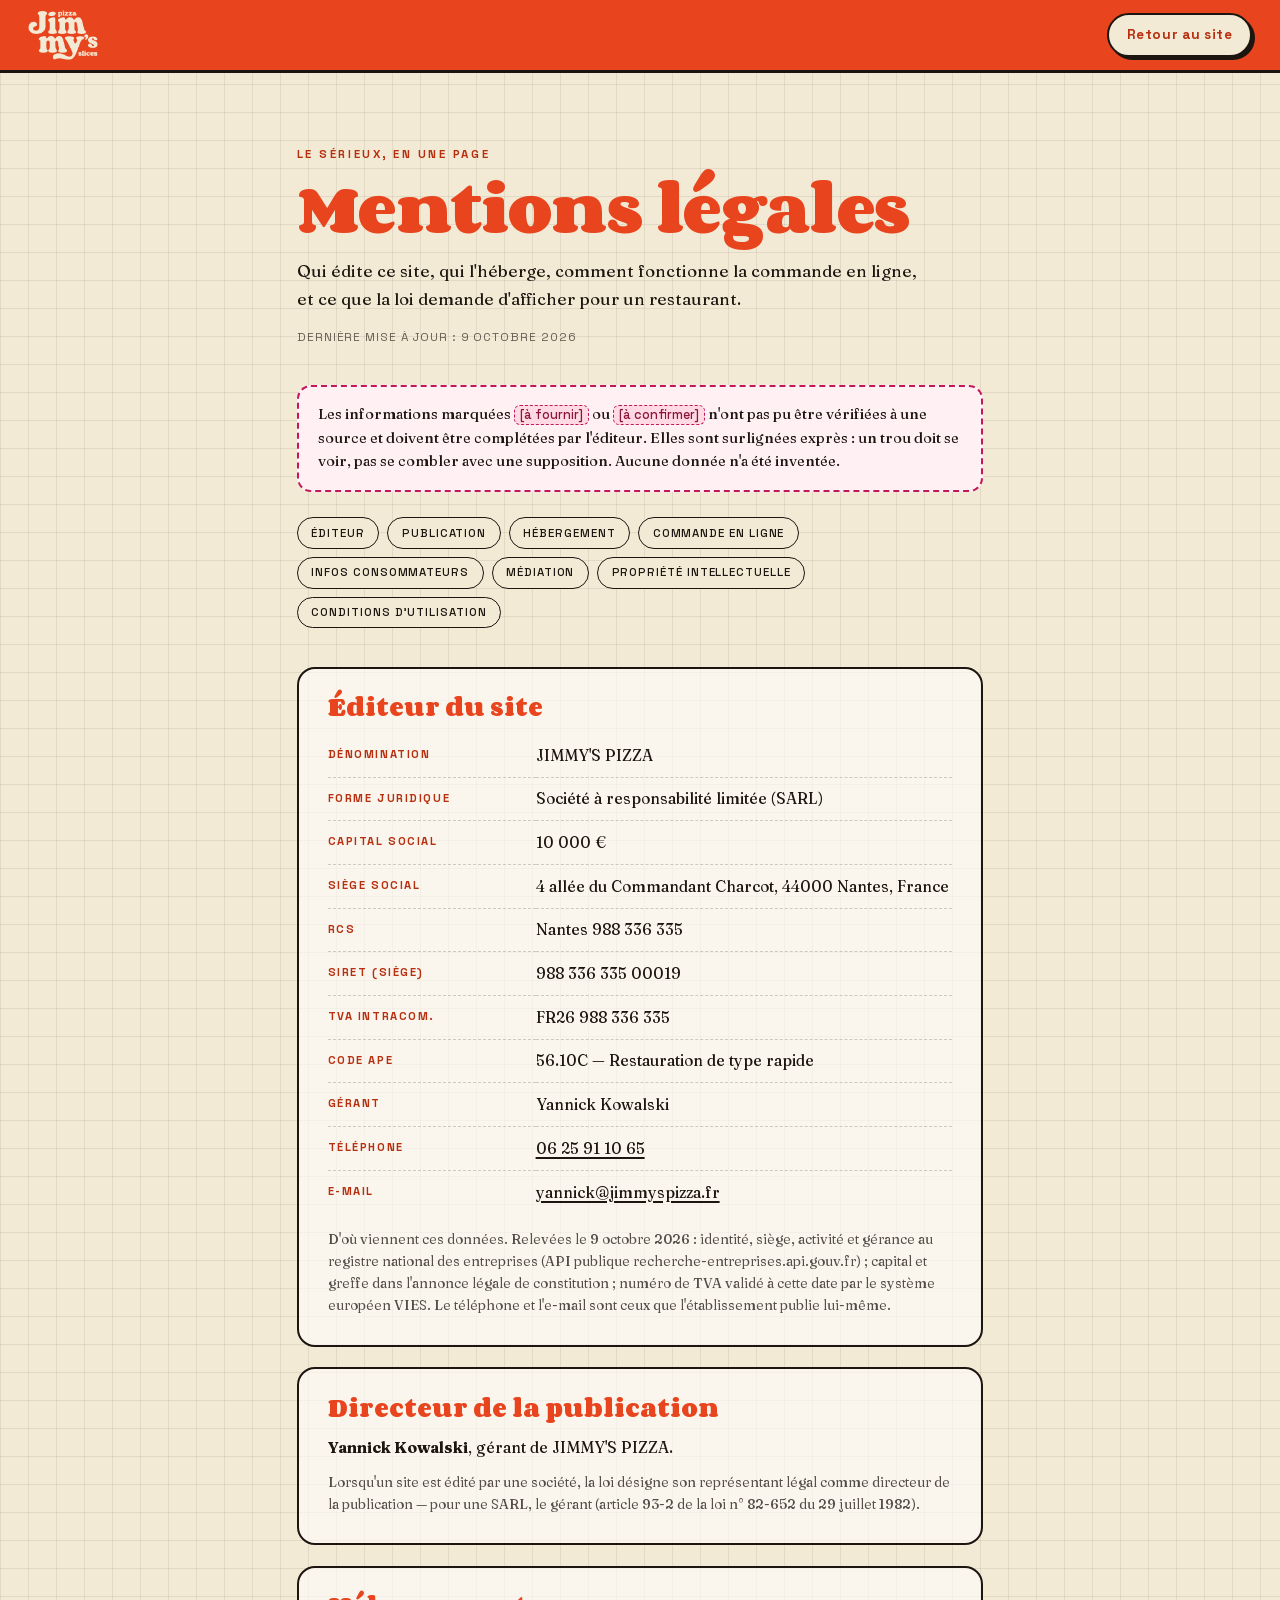
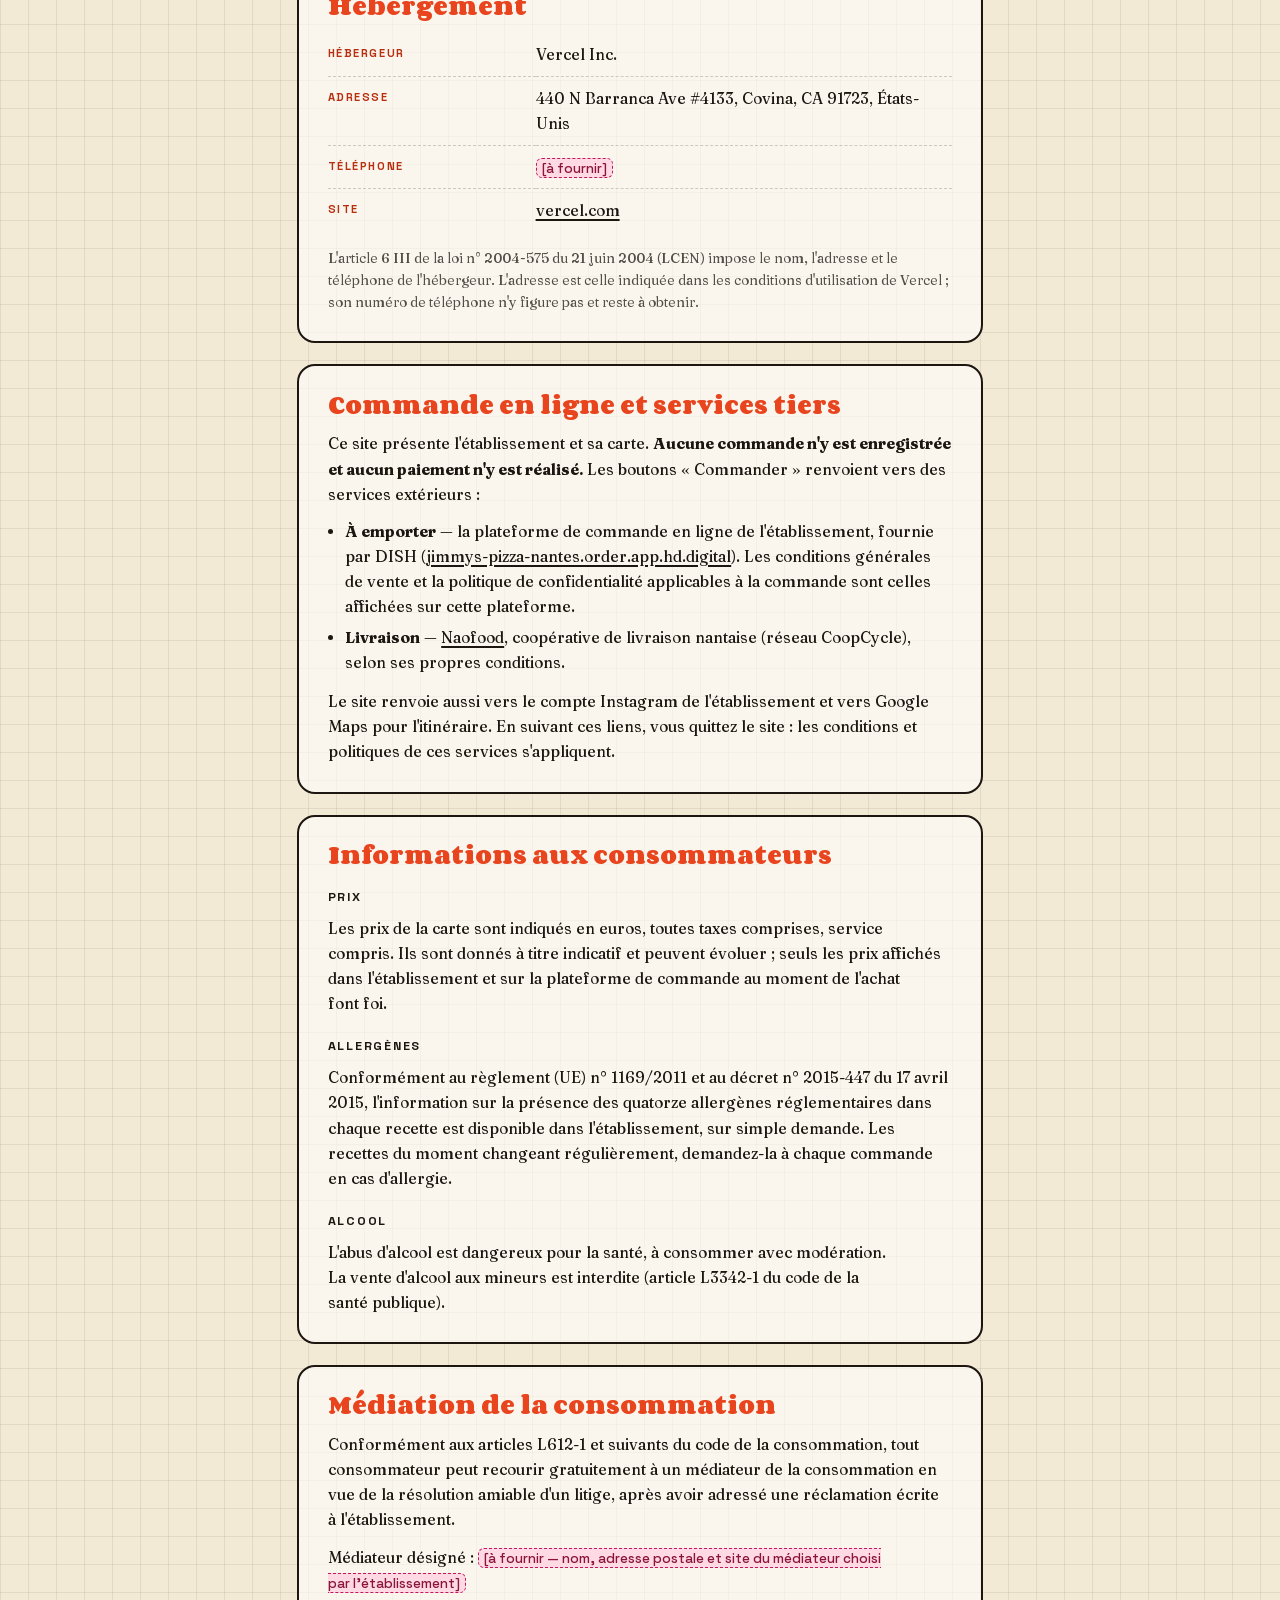
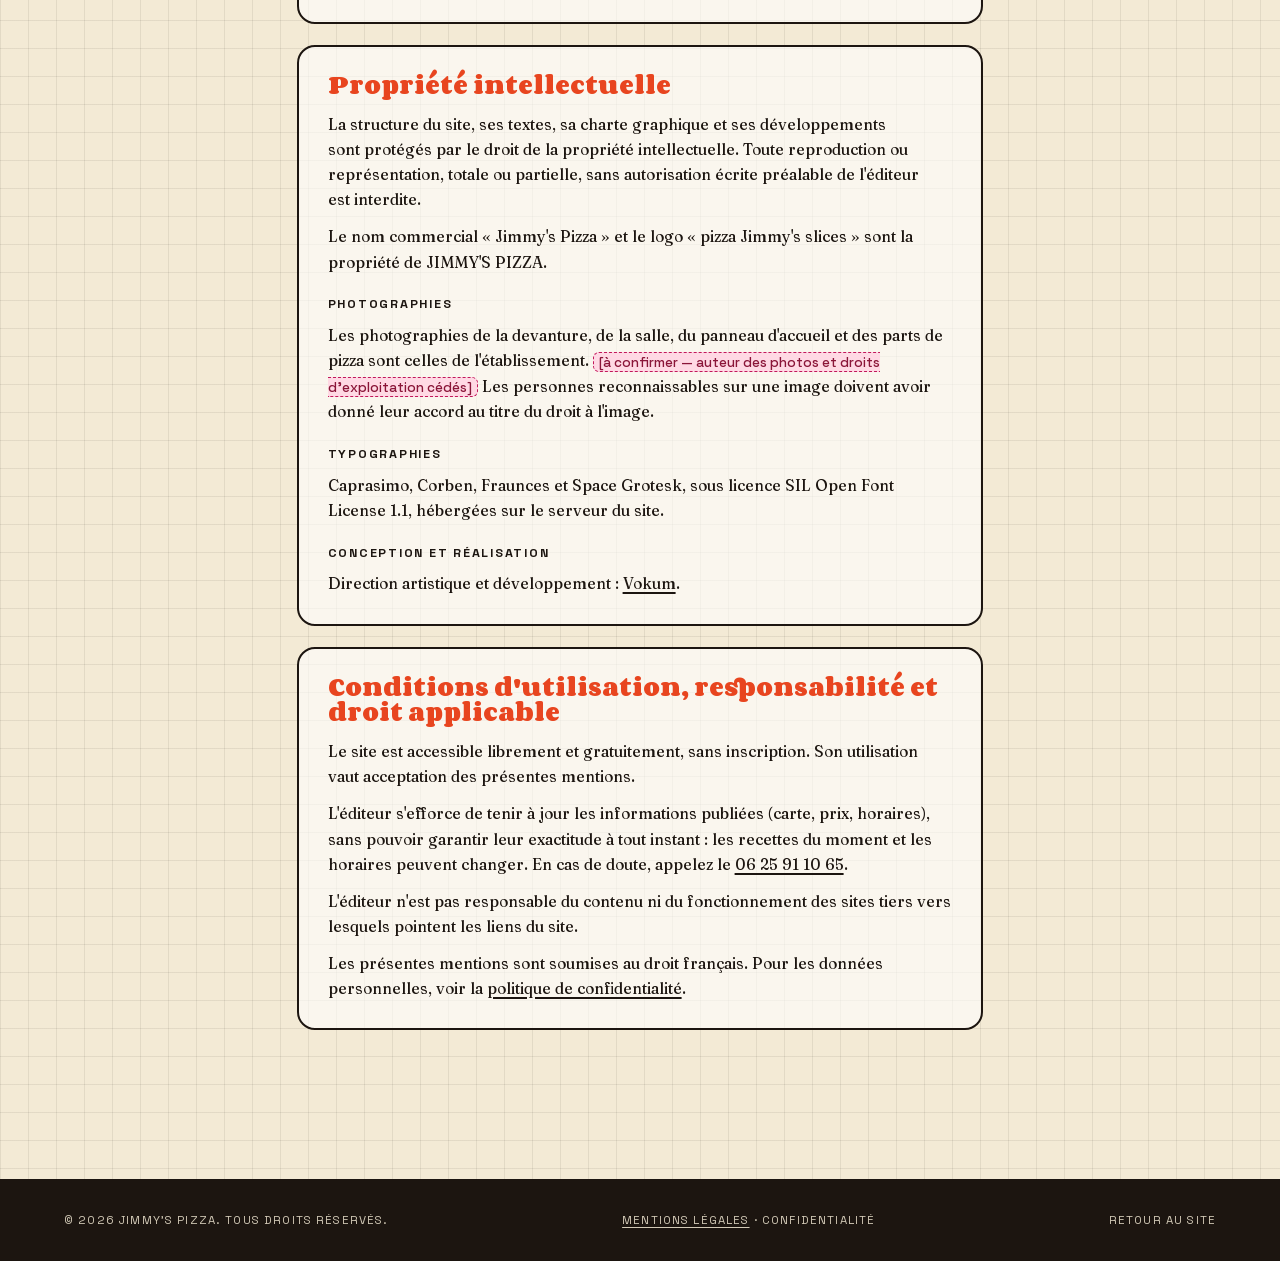
<file: mentions-legales.html>
<!DOCTYPE html>
<html lang="fr">
<head>
<meta charset="UTF-8">
<meta name="viewport" content="width=device-width, initial-scale=1.0">
<title>Mentions légales — Jimmy's Pizza Slices, Nantes</title>
<meta name="description" content="Mentions légales du site de Jimmy's Pizza Slices, pizzeria New York style à Nantes : éditeur, hébergeur, commande en ligne, informations consommateurs.">
<link rel="canonical" href="https://jimmy-s-pizza.vercel.app/mentions-legales">
<meta name="robots" content="noindex">
<link rel="icon" href="favicon.ico" sizes="any">
<link rel="icon" type="image/png" sizes="48x48" href="assets/favicon-48.png">
<link rel="apple-touch-icon" href="assets/apple-touch-icon.png">
<meta name="theme-color" content="#E8451F">
<link rel="stylesheet" href="assets/fonts.css">
<link rel="stylesheet" href="assets/legal.css">
</head>
<body>

<header>
  <a class="logo-wrap" href="index.html" aria-label="Jimmy's Pizza Slices — accueil">
    <span class="mark" role="img" aria-label="Logo Jimmy's Pizza Slices"></span>
  </a>
  <a class="back" href="index.html">Retour au site</a>
</header>

<main>
  <span class="label kicker">Le sérieux, en une page</span>
  <h1 class="groovy">Mentions légales</h1>
  <p class="lead">Qui édite ce site, qui l'héberge, comment fonctionne la commande en ligne, et ce que la loi demande d'afficher pour un restaurant.</p>
  <p class="updated">Dernière mise à jour : 9 octobre 2026</p>

  <div class="note-todo">Les informations marquées <span class="todo">[à fournir]</span> ou <span class="todo">[à confirmer]</span> n'ont pas pu être vérifiées à une source et doivent être complétées par l'éditeur. Elles sont surlignées exprès : un trou doit se voir, pas se combler avec une supposition. Aucune donnée n'a été inventée.</div>

  <nav class="toc" aria-label="Sommaire">
    <a href="#editeur">Éditeur</a>
    <a href="#publication">Publication</a>
    <a href="#hebergement">Hébergement</a>
    <a href="#commande">Commande en ligne</a>
    <a href="#consommateurs">Infos consommateurs</a>
    <a href="#mediation">Médiation</a>
    <a href="#propriete">Propriété intellectuelle</a>
    <a href="#responsabilite">Conditions d'utilisation</a>
  </nav>

  <section id="editeur">
    <h2>Éditeur du site</h2>
    <dl class="facts">
      <dt>Dénomination</dt><dd>JIMMY'S PIZZA</dd>
      <dt>Forme juridique</dt><dd>Société à responsabilité limitée (SARL)</dd>
      <dt>Capital social</dt><dd>10 000 €</dd>
      <dt>Siège social</dt><dd>4 allée du Commandant Charcot, 44000 Nantes, France</dd>
      <dt>RCS</dt><dd>Nantes 988 336 335</dd>
      <dt>SIRET (siège)</dt><dd>988 336 335 00019</dd>
      <dt>TVA intracom.</dt><dd>FR26 988 336 335</dd>
      <dt>Code APE</dt><dd>56.10C — Restauration de type rapide</dd>
      <dt>Gérant</dt><dd>Yannick Kowalski</dd>
      <dt>Téléphone</dt><dd><a href="tel:+33625911065">06 25 91 10 65</a></dd>
      <dt>E-mail</dt><dd><a class="mail" data-u="yannick" data-d="jimmyspizza.fr" href="#">yannick [arobase] jimmyspizza.fr</a></dd>
    </dl>
    <p class="source">D'où viennent ces données. Relevées le 9 octobre 2026 : identité, siège, activité et gérance au registre national des entreprises (API publique recherche-entreprises.api.gouv.fr) ; capital et greffe dans l'annonce légale de constitution ; numéro de TVA validé à cette date par le système européen VIES. Le téléphone et l'e-mail sont ceux que l'établissement publie lui-même.</p>
  </section>

  <section id="publication">
    <h2>Directeur de la publication</h2>
    <p><strong>Yannick Kowalski</strong>, gérant de JIMMY'S PIZZA.</p>
    <p class="source">Lorsqu'un site est édité par une société, la loi désigne son représentant légal comme directeur de la publication — pour une SARL, le gérant (article 93-2 de la loi n° 82-652 du 29 juillet 1982).</p>
  </section>

  <section id="hebergement">
    <h2>Hébergement</h2>
    <dl class="facts">
      <dt>Hébergeur</dt><dd>Vercel Inc.</dd>
      <dt>Adresse</dt><dd>440 N Barranca Ave #4133, Covina, CA 91723, États-Unis</dd>
      <dt>Téléphone</dt><dd><span class="todo">[à fournir]</span></dd>
      <dt>Site</dt><dd><a href="https://vercel.com" target="_blank" rel="noopener">vercel.com</a></dd>
    </dl>
    <p class="source">L'article 6 III de la loi n° 2004-575 du 21 juin 2004 (LCEN) impose le nom, l'adresse et le téléphone de l'hébergeur. L'adresse est celle indiquée dans les conditions d'utilisation de Vercel ; son numéro de téléphone n'y figure pas et reste à obtenir.</p>
  </section>

  <section id="commande">
    <h2>Commande en ligne et services tiers</h2>
    <p>Ce site présente l'établissement et sa carte. <strong>Aucune commande n'y est enregistrée et aucun paiement n'y est réalisé.</strong> Les boutons « Commander » renvoient vers des services extérieurs :</p>
    <ul class="list">
      <li><strong>À emporter</strong> — la plateforme de commande en ligne de l'établissement, fournie par DISH (<a href="https://jimmys-pizza-nantes.order.app.hd.digital" target="_blank" rel="noopener">jimmys-pizza-nantes.order.app.hd.digital</a>). Les conditions générales de vente et la politique de confidentialité applicables à la commande sont celles affichées sur cette plateforme.</li>
      <li><strong>Livraison</strong> — <a href="https://naofood.coopcycle.org/fr/restaurant/181-jimmy-s-pizza" target="_blank" rel="noopener">Naofood</a>, coopérative de livraison nantaise (réseau CoopCycle), selon ses propres conditions.</li>
    </ul>
    <p>Le site renvoie aussi vers le compte Instagram de l'établissement et vers Google Maps pour l'itinéraire. En suivant ces liens, vous quittez le site : les conditions et politiques de ces services s'appliquent.</p>
  </section>

  <section id="consommateurs">
    <h2>Informations aux consommateurs</h2>
    <h3>Prix</h3>
    <p>Les prix de la carte sont indiqués en euros, toutes taxes comprises, service compris. Ils sont donnés à titre indicatif et peuvent évoluer ; seuls les prix affichés dans l'établissement et sur la plateforme de commande au moment de l'achat font foi.</p>
    <h3>Allergènes</h3>
    <p>Conformément au règlement (UE) n° 1169/2011 et au décret n° 2015-447 du 17 avril 2015, l'information sur la présence des quatorze allergènes réglementaires dans chaque recette est disponible dans l'établissement, sur simple demande. Les recettes du moment changeant régulièrement, demandez-la à chaque commande en cas d'allergie.</p>
    <h3>Alcool</h3>
    <p>L'abus d'alcool est dangereux pour la santé, à consommer avec modération. La vente d'alcool aux mineurs est interdite (article L3342-1 du code de la santé publique).</p>
  </section>

  <section id="mediation">
    <h2>Médiation de la consommation</h2>
    <p>Conformément aux articles L612-1 et suivants du code de la consommation, tout consommateur peut recourir gratuitement à un médiateur de la consommation en vue de la résolution amiable d'un litige, après avoir adressé une réclamation écrite à l'établissement.</p>
    <p>Médiateur désigné : <span class="todo">[à fournir — nom, adresse postale et site du médiateur choisi par l'établissement]</span></p>
  </section>

  <section id="propriete">
    <h2>Propriété intellectuelle</h2>
    <p>La structure du site, ses textes, sa charte graphique et ses développements sont protégés par le droit de la propriété intellectuelle. Toute reproduction ou représentation, totale ou partielle, sans autorisation écrite préalable de l'éditeur est interdite.</p>
    <p>Le nom commercial « Jimmy's Pizza » et le logo « pizza Jimmy's slices » sont la propriété de JIMMY'S PIZZA.</p>
    <h3>Photographies</h3>
    <p>Les photographies de la devanture, de la salle, du panneau d'accueil et des parts de pizza sont celles de l'établissement. <span class="todo">[à confirmer — auteur des photos et droits d'exploitation cédés]</span> Les personnes reconnaissables sur une image doivent avoir donné leur accord au titre du droit à l'image.</p>
    <h3>Typographies</h3>
    <p>Caprasimo, Corben, Fraunces et Space Grotesk, sous licence SIL Open Font License 1.1, hébergées sur le serveur du site.</p>
    <h3>Conception et réalisation</h3>
    <p>Direction artistique et développement : <a href="https://vokumagency.com" target="_blank" rel="noopener">Vokum</a>.</p>
  </section>

  <section id="responsabilite">
    <h2>Conditions d'utilisation, responsabilité et droit applicable</h2>
    <p>Le site est accessible librement et gratuitement, sans inscription. Son utilisation vaut acceptation des présentes mentions.</p>
    <p>L'éditeur s'efforce de tenir à jour les informations publiées (carte, prix, horaires), sans pouvoir garantir leur exactitude à tout instant : les recettes du moment et les horaires peuvent changer. En cas de doute, appelez le <a href="tel:+33625911065">06 25 91 10 65</a>.</p>
    <p>L'éditeur n'est pas responsable du contenu ni du fonctionnement des sites tiers vers lesquels pointent les liens du site.</p>
    <p>Les présentes mentions sont soumises au droit français. Pour les données personnelles, voir la <a href="politique-confidentialite.html">politique de confidentialité</a>.</p>
  </section>
</main>

<footer>
  <div class="foot-bottom">
    <span>© 2026 Jimmy's Pizza. Tous droits réservés.</span>
    <span><a href="mentions-legales.html" aria-current="page">Mentions légales</a> · <a href="politique-confidentialite.html">Confidentialité</a></span>
    <a href="index.html">Retour au site</a>
  </div>
</footer>

<script>/* e-mail reconstitué au chargement : absent du HTML, invisible pour les robots collecteurs */
document.querySelectorAll('a.mail').forEach(function(a){var e=a.dataset.u+'@'+a.dataset.d;a.href='mailto:'+e;a.textContent=e;});</script>
</body>
</html>
</file>
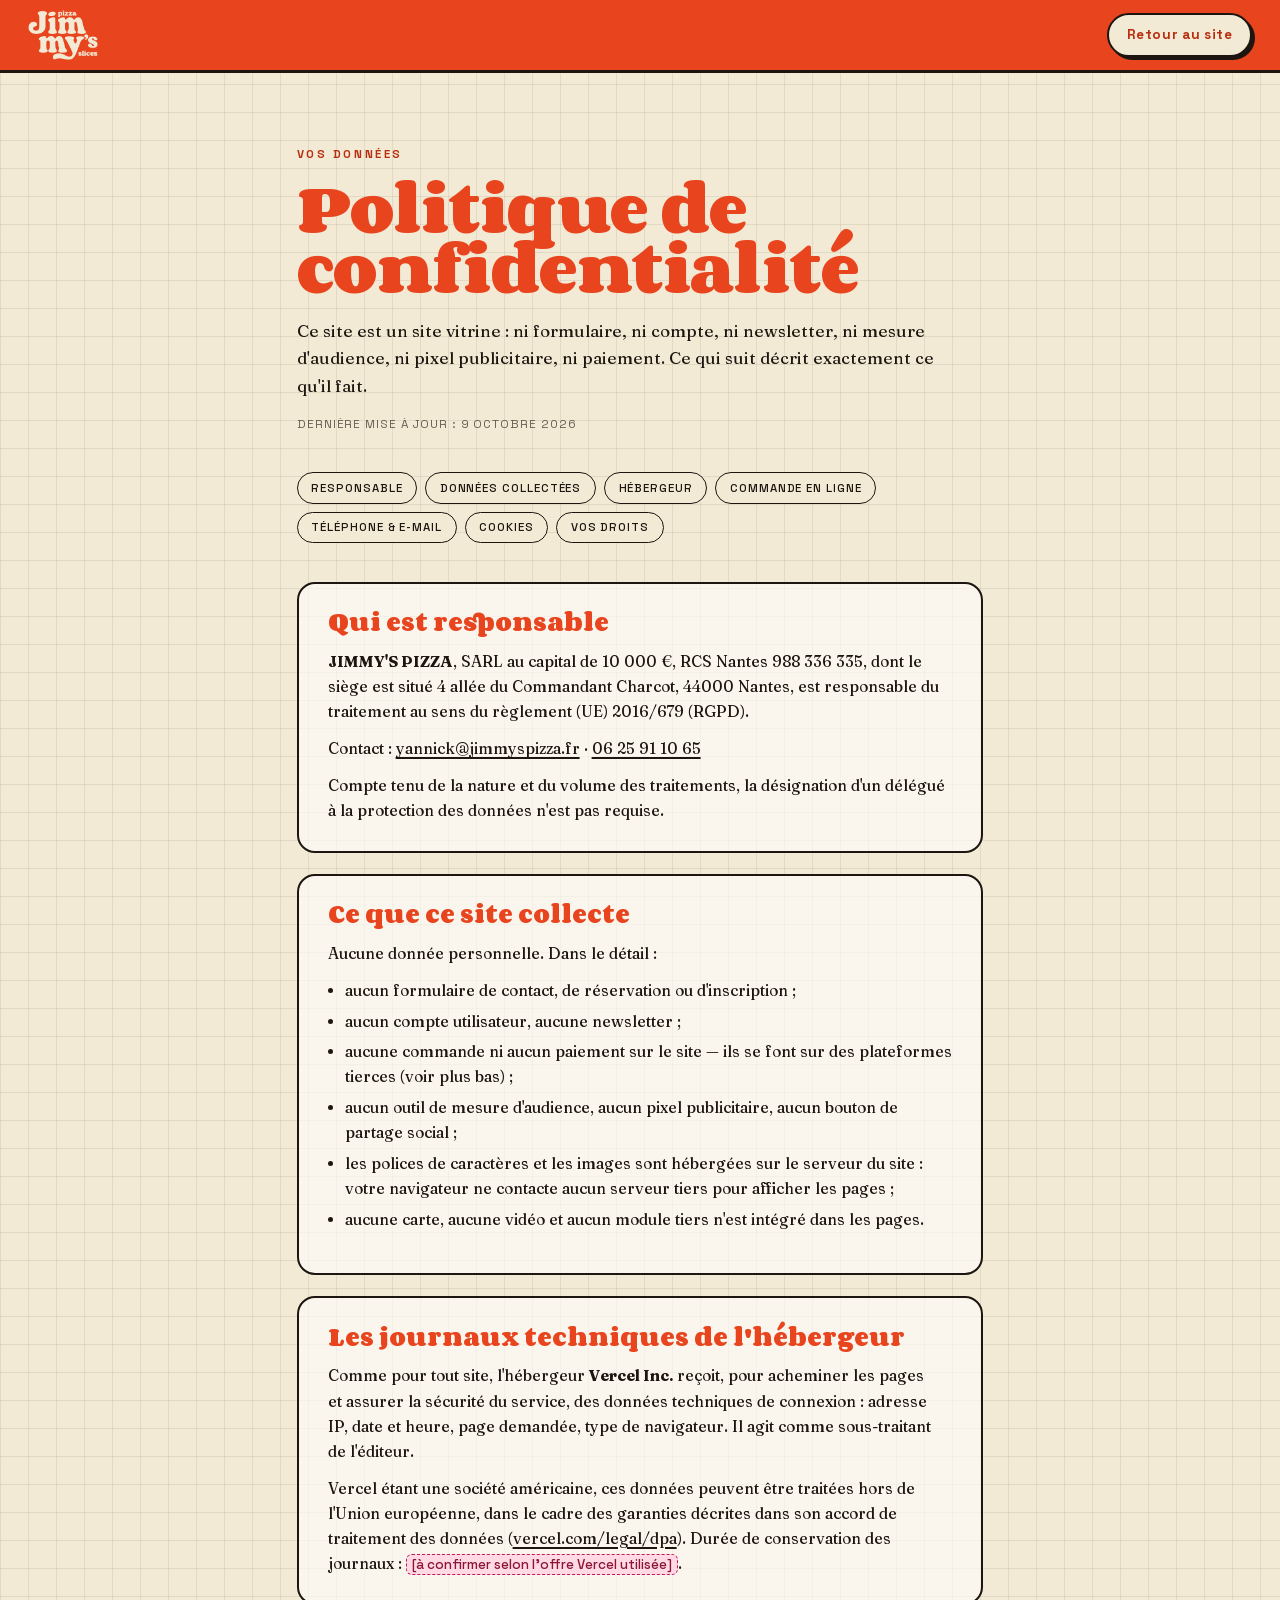
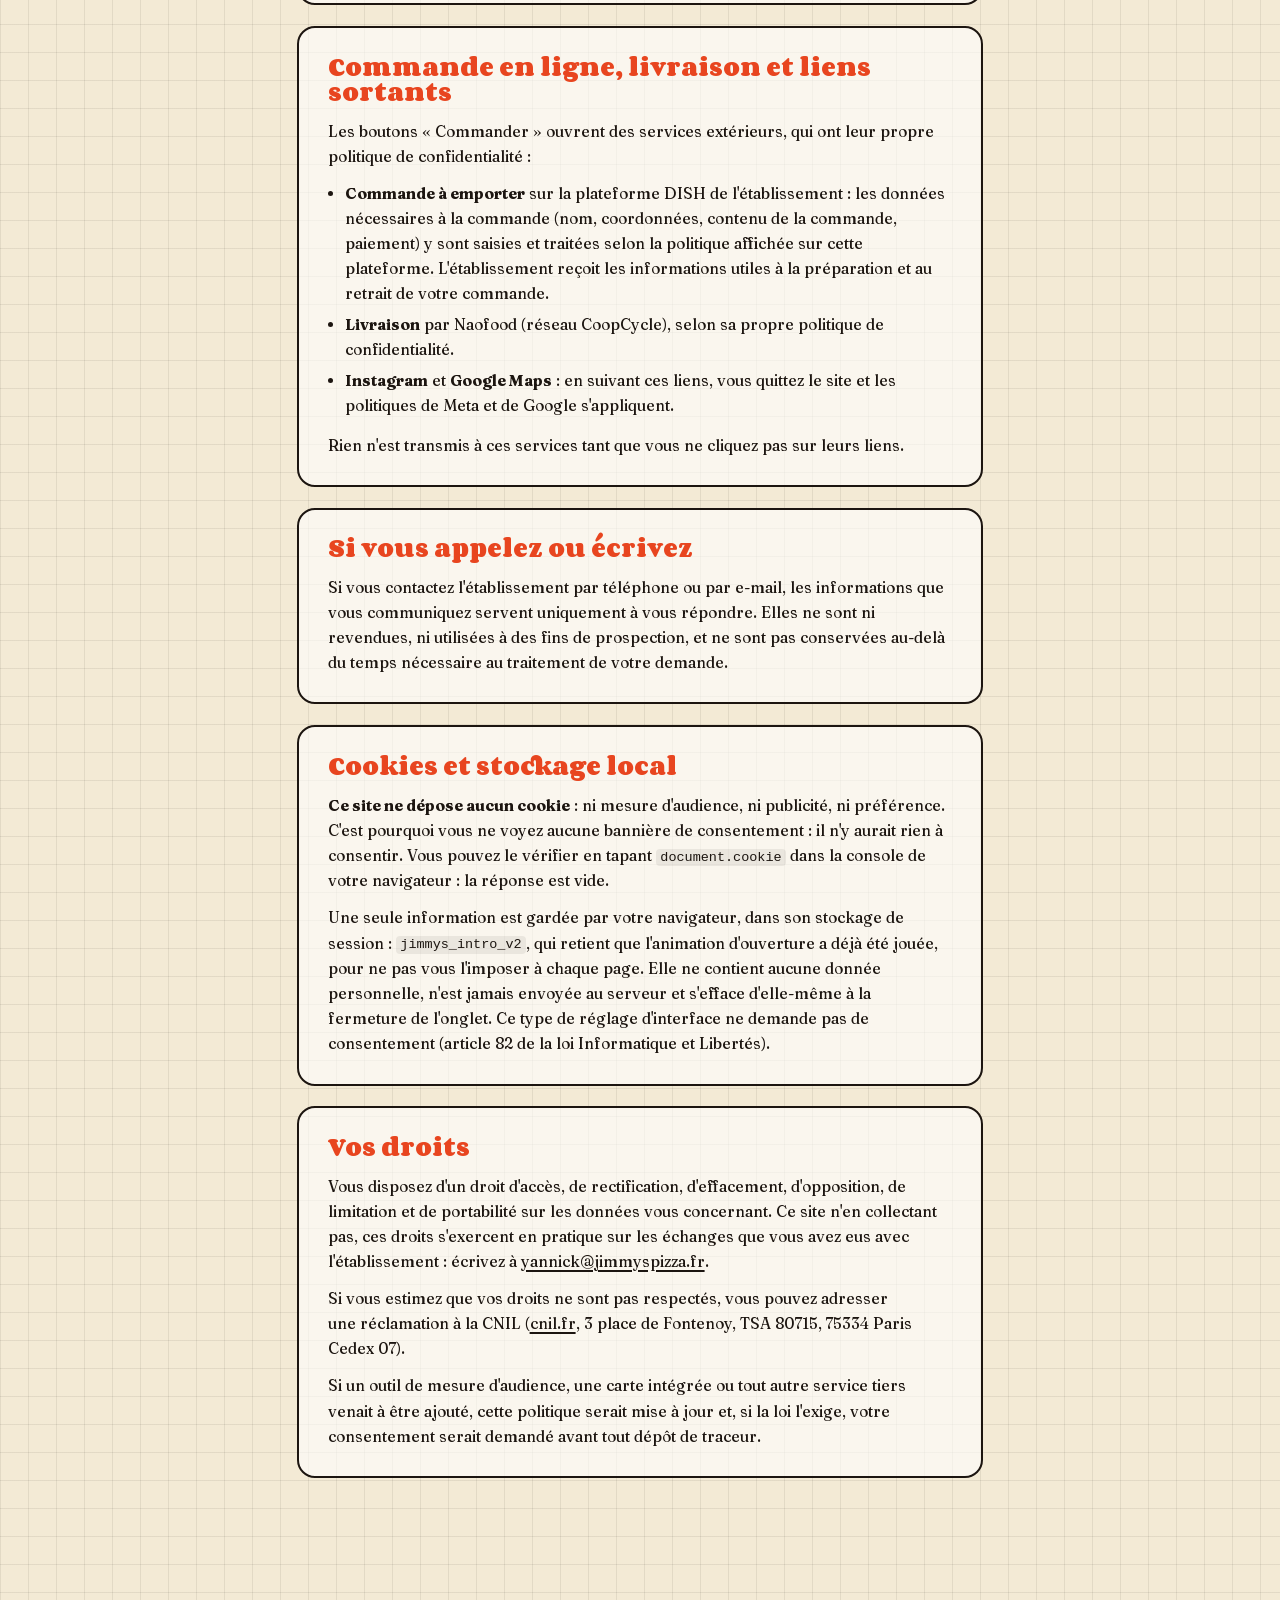
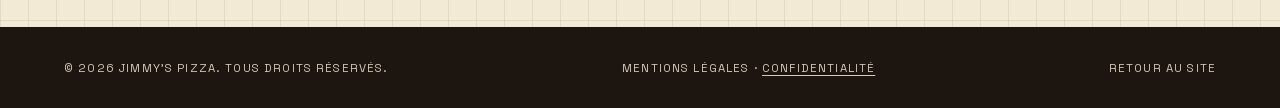
<file: politique-confidentialite.html>
<!DOCTYPE html>
<html lang="fr">
<head>
<meta charset="UTF-8">
<meta name="viewport" content="width=device-width, initial-scale=1.0">
<title>Politique de confidentialité — Jimmy's Pizza Slices, Nantes</title>
<meta name="description" content="Politique de confidentialité du site de Jimmy's Pizza Slices : aucune donnée collectée, aucun cookie, commande en ligne sur des plateformes tierces.">
<link rel="canonical" href="https://jimmy-s-pizza.vercel.app/politique-confidentialite">
<meta name="robots" content="noindex">
<link rel="icon" href="favicon.ico" sizes="any">
<link rel="icon" type="image/png" sizes="48x48" href="assets/favicon-48.png">
<link rel="apple-touch-icon" href="assets/apple-touch-icon.png">
<meta name="theme-color" content="#E8451F">
<link rel="stylesheet" href="assets/fonts.css">
<link rel="stylesheet" href="assets/legal.css">
</head>
<body>

<header>
  <a class="logo-wrap" href="index.html" aria-label="Jimmy's Pizza Slices — accueil">
    <span class="mark" role="img" aria-label="Logo Jimmy's Pizza Slices"></span>
  </a>
  <a class="back" href="index.html">Retour au site</a>
</header>

<main>
  <span class="label kicker">Vos données</span>
  <h1 class="groovy">Politique de confidentialité</h1>
  <p class="lead">Ce site est un site vitrine : ni formulaire, ni compte, ni newsletter, ni mesure d'audience, ni pixel publicitaire, ni paiement. Ce qui suit décrit exactement ce qu'il fait.</p>
  <p class="updated">Dernière mise à jour : 9 octobre 2026</p>

  <nav class="toc" aria-label="Sommaire">
    <a href="#responsable">Responsable</a>
    <a href="#collecte">Données collectées</a>
    <a href="#hebergeur">Hébergeur</a>
    <a href="#commande">Commande en ligne</a>
    <a href="#contact">Téléphone &amp; e-mail</a>
    <a href="#cookies">Cookies</a>
    <a href="#droits">Vos droits</a>
  </nav>

  <section id="responsable">
    <h2>Qui est responsable</h2>
    <p><strong>JIMMY'S PIZZA</strong>, SARL au capital de 10 000 €, RCS Nantes 988 336 335, dont le siège est situé 4 allée du Commandant Charcot, 44000 Nantes, est responsable du traitement au sens du règlement (UE) 2016/679 (RGPD).</p>
    <p>Contact : <a class="mail" data-u="yannick" data-d="jimmyspizza.fr" href="#">yannick [arobase] jimmyspizza.fr</a> · <a href="tel:+33625911065">06 25 91 10 65</a></p>
    <p>Compte tenu de la nature et du volume des traitements, la désignation d'un délégué à la protection des données n'est pas requise.</p>
  </section>

  <section id="collecte">
    <h2>Ce que ce site collecte</h2>
    <p>Aucune donnée personnelle. Dans le détail :</p>
    <ul class="list">
      <li>aucun formulaire de contact, de réservation ou d'inscription ;</li>
      <li>aucun compte utilisateur, aucune newsletter ;</li>
      <li>aucune commande ni aucun paiement sur le site — ils se font sur des plateformes tierces (voir plus bas) ;</li>
      <li>aucun outil de mesure d'audience, aucun pixel publicitaire, aucun bouton de partage social ;</li>
      <li>les polices de caractères et les images sont hébergées sur le serveur du site : votre navigateur ne contacte aucun serveur tiers pour afficher les pages ;</li>
      <li>aucune carte, aucune vidéo et aucun module tiers n'est intégré dans les pages.</li>
    </ul>
  </section>

  <section id="hebergeur">
    <h2>Les journaux techniques de l'hébergeur</h2>
    <p>Comme pour tout site, l'hébergeur <strong>Vercel Inc.</strong> reçoit, pour acheminer les pages et assurer la sécurité du service, des données techniques de connexion : adresse IP, date et heure, page demandée, type de navigateur. Il agit comme sous-traitant de l'éditeur.</p>
    <p>Vercel étant une société américaine, ces données peuvent être traitées hors de l'Union européenne, dans le cadre des garanties décrites dans son accord de traitement des données (<a href="https://vercel.com/legal/dpa" target="_blank" rel="noopener">vercel.com/legal/dpa</a>). Durée de conservation des journaux : <span class="todo">[à confirmer selon l'offre Vercel utilisée]</span>.</p>
  </section>

  <section id="commande">
    <h2>Commande en ligne, livraison et liens sortants</h2>
    <p>Les boutons « Commander » ouvrent des services extérieurs, qui ont leur propre politique de confidentialité :</p>
    <ul class="list">
      <li><strong>Commande à emporter</strong> sur la plateforme DISH de l'établissement : les données nécessaires à la commande (nom, coordonnées, contenu de la commande, paiement) y sont saisies et traitées selon la politique affichée sur cette plateforme. L'établissement reçoit les informations utiles à la préparation et au retrait de votre commande.</li>
      <li><strong>Livraison</strong> par Naofood (réseau CoopCycle), selon sa propre politique de confidentialité.</li>
      <li><strong>Instagram</strong> et <strong>Google Maps</strong> : en suivant ces liens, vous quittez le site et les politiques de Meta et de Google s'appliquent.</li>
    </ul>
    <p>Rien n'est transmis à ces services tant que vous ne cliquez pas sur leurs liens.</p>
  </section>

  <section id="contact">
    <h2>Si vous appelez ou écrivez</h2>
    <p>Si vous contactez l'établissement par téléphone ou par e-mail, les informations que vous communiquez servent uniquement à vous répondre. Elles ne sont ni revendues, ni utilisées à des fins de prospection, et ne sont pas conservées au-delà du temps nécessaire au traitement de votre demande.</p>
  </section>

  <section id="cookies">
    <h2>Cookies et stockage local</h2>
    <p><strong>Ce site ne dépose aucun cookie</strong> : ni mesure d'audience, ni publicité, ni préférence. C'est pourquoi vous ne voyez aucune bannière de consentement : il n'y aurait rien à consentir. Vous pouvez le vérifier en tapant <code>document.cookie</code> dans la console de votre navigateur : la réponse est vide.</p>
    <p>Une seule information est gardée par votre navigateur, dans son stockage de session : <code>jimmys_intro_v2</code>, qui retient que l'animation d'ouverture a déjà été jouée, pour ne pas vous l'imposer à chaque page. Elle ne contient aucune donnée personnelle, n'est jamais envoyée au serveur et s'efface d'elle-même à la fermeture de l'onglet. Ce type de réglage d'interface ne demande pas de consentement (article 82 de la loi Informatique et Libertés).</p>
  </section>

  <section id="droits">
    <h2>Vos droits</h2>
    <p>Vous disposez d'un droit d'accès, de rectification, d'effacement, d'opposition, de limitation et de portabilité sur les données vous concernant. Ce site n'en collectant pas, ces droits s'exercent en pratique sur les échanges que vous avez eus avec l'établissement : écrivez à <a class="mail" data-u="yannick" data-d="jimmyspizza.fr" href="#">yannick [arobase] jimmyspizza.fr</a>.</p>
    <p>Si vous estimez que vos droits ne sont pas respectés, vous pouvez adresser une réclamation à la CNIL (<a href="https://www.cnil.fr" target="_blank" rel="noopener">cnil.fr</a>, 3 place de Fontenoy, TSA 80715, 75334 Paris Cedex 07).</p>
    <p>Si un outil de mesure d'audience, une carte intégrée ou tout autre service tiers venait à être ajouté, cette politique serait mise à jour et, si la loi l'exige, votre consentement serait demandé avant tout dépôt de traceur.</p>
  </section>
</main>

<footer>
  <div class="foot-bottom">
    <span>© 2026 Jimmy's Pizza. Tous droits réservés.</span>
    <span><a href="mentions-legales.html">Mentions légales</a> · <a href="politique-confidentialite.html" aria-current="page">Confidentialité</a></span>
    <a href="index.html">Retour au site</a>
  </div>
</footer>

<script>/* e-mail reconstitué au chargement : absent du HTML, invisible pour les robots collecteurs */
document.querySelectorAll('a.mail').forEach(function(a){var e=a.dataset.u+'@'+a.dataset.d;a.href='mailto:'+e;a.textContent=e;});</script>
</body>
</html>
</file>
<file: assets/fonts.css>
/* Polices auto-hébergées (sous-ensemble latin, licence SIL Open Font License) — aucun appel à un serveur tiers */
@font-face{font-family:'Caprasimo';font-style:normal;font-weight:400;font-display:swap;src:url(fonts/caprasimo-400.woff2) format('woff2');unicode-range:U+0000-00FF, U+0131, U+0152-0153, U+02BB-02BC, U+02C6, U+02DA, U+02DC, U+0304, U+0308, U+0329, U+2000-206F, U+20AC, U+2122, U+2191, U+2193, U+2212, U+2215, U+FEFF, U+FFFD}
@font-face{font-family:'Corben';font-style:normal;font-weight:700;font-display:swap;src:url(fonts/corben-700.woff2) format('woff2');unicode-range:U+0000-00FF, U+0131, U+0152-0153, U+02BB-02BC, U+02C6, U+02DA, U+02DC, U+0304, U+0308, U+0329, U+2000-206F, U+20AC, U+2122, U+2191, U+2193, U+2212, U+2215, U+FEFF, U+FFFD}
@font-face{font-family:'Fraunces';font-style:normal;font-weight:300 900;font-display:swap;src:url(fonts/fraunces-300-900.woff2) format('woff2');unicode-range:U+0000-00FF, U+0131, U+0152-0153, U+02BB-02BC, U+02C6, U+02DA, U+02DC, U+0304, U+0308, U+0329, U+2000-206F, U+20AC, U+2122, U+2191, U+2193, U+2212, U+2215, U+FEFF, U+FFFD}
@font-face{font-family:'Space Grotesk';font-style:normal;font-weight:400 700;font-display:swap;src:url(fonts/space-grotesk-400-700.woff2) format('woff2');unicode-range:U+0000-00FF, U+0131, U+0152-0153, U+02BB-02BC, U+02C6, U+02DA, U+02DC, U+0304, U+0308, U+0329, U+2000-206F, U+20AC, U+2122, U+2191, U+2193, U+2212, U+2215, U+FEFF, U+FFFD}
</file>
<file: assets/legal.css>
/* Pages légales — mêmes tokens que le site, rendu sobre */
:root{
  --tomate:#E8451F;
  --tomate-txt:#B82F10; /* petits textes sur crème : ≥ 4,6:1 (AA) */
  --creme:#F3EAD5;
  --creme-2:#EDE2C8;
  --encre:#1C1510;
  --menthe:#8FCDC0;
  --grid:rgba(28,21,16,.08);
  --rule:rgba(28,21,16,.2);
}
*{margin:0;padding:0;box-sizing:border-box}
html{scroll-behavior:smooth;scroll-padding-top:96px}
body{
  font-family:'Fraunces',serif;
  background:
    linear-gradient(var(--grid) 1px,transparent 1px),
    linear-gradient(90deg,var(--grid) 1px,transparent 1px),
    var(--creme);
  background-size:28px 28px,28px 28px,auto;
  color:var(--encre);
  line-height:1.6;
}
a{color:inherit}
::selection{background:var(--tomate);color:var(--creme)}
:focus-visible{outline:3px solid var(--menthe);outline-offset:3px}
.groovy{font-family:'Corben',serif;font-weight:700;letter-spacing:-.01em;line-height:1.04}
.label{font-family:'Space Grotesk',sans-serif;font-weight:700;font-size:.72rem;letter-spacing:.22em;text-transform:uppercase}

header{
  position:fixed;inset:0 0 auto 0;z-index:50;
  display:flex;align-items:center;justify-content:space-between;gap:1rem;
  padding:10px 28px;
  background:var(--tomate);color:var(--creme);
  border-bottom:3px solid var(--encre);
}
.logo-wrap{display:block;width:70px;text-decoration:none}
.mark{
  display:block;aspect-ratio:900/645;background:currentColor;
  -webkit-mask:url(logo-mark.webp) center/contain no-repeat;
          mask:url(logo-mark.webp) center/contain no-repeat;
}
.back{
  font-family:'Space Grotesk',sans-serif;font-weight:700;font-size:.85rem;
  text-decoration:none;letter-spacing:.04em;white-space:nowrap;
  background:var(--creme);color:var(--tomate-txt);
  padding:.55rem 1.1rem;border-radius:999px;border:2px solid var(--encre);
  box-shadow:3px 3px 0 var(--encre);
  transition:transform .25s ease,box-shadow .25s ease;
}
.back:hover{transform:translate(-2px,-2px);box-shadow:5px 5px 0 var(--encre)}

main{max-width:840px;margin:0 auto;padding:140px 6vw 5rem}
.kicker{color:var(--tomate-txt)}
h1.groovy{font-size:clamp(2.2rem,5.2vw,3.6rem);color:var(--tomate);margin:.8rem 0 1.2rem;text-wrap:balance}
.lead{font-size:1.06rem;max-width:40rem;margin-bottom:1rem}
.updated{font-family:'Space Grotesk',sans-serif;font-size:.74rem;letter-spacing:.08em;text-transform:uppercase;opacity:.65;margin-bottom:2.4rem}
.toc{
  display:flex;flex-wrap:wrap;gap:.5rem;margin-bottom:2.4rem;
  font-family:'Space Grotesk',sans-serif;font-size:.72rem;font-weight:500;letter-spacing:.08em;text-transform:uppercase;
}
.toc a{text-decoration:none;border:1.5px solid var(--encre);border-radius:999px;padding:.35rem .85rem;background:var(--creme);transition:background-color .2s}
.toc a:hover{background:var(--menthe)}

section{
  background:rgba(255,255,255,.6);
  border:2px solid var(--encre);border-radius:18px;
  padding:1.6rem 1.8rem 1.7rem;
  margin-bottom:1.3rem;
}
h2{font-family:'Corben',serif;font-weight:700;font-size:1.32rem;line-height:1.2;margin-bottom:.9rem;color:var(--tomate)}
h3{font-family:'Space Grotesk',sans-serif;font-weight:700;font-size:.78rem;letter-spacing:.14em;text-transform:uppercase;margin:1.3rem 0 .5rem}
p{margin-bottom:.75rem;font-size:.98rem;text-wrap:pretty}
p:last-child{margin-bottom:0}
ul.list{margin:.2rem 0 .9rem 1.1rem;font-size:.98rem}
ul.list li{margin-bottom:.35rem}
section a{text-decoration:underline;text-decoration-thickness:1.5px;text-underline-offset:3px}
strong{font-weight:700}
code{font-family:ui-monospace,SFMono-Regular,Menlo,monospace;font-size:.86em;background:rgba(28,21,16,.07);padding:.08em .35em;border-radius:4px}

/* fiche d'identité */
dl.facts{display:grid;grid-template-columns:minmax(9rem,13rem) 1fr;margin:.2rem 0 1rem}
dl.facts dt,dl.facts dd{padding:.55rem 0;border-bottom:1px dashed var(--rule)}
dl.facts dt{font-family:'Space Grotesk',sans-serif;font-weight:700;font-size:.7rem;letter-spacing:.14em;text-transform:uppercase;color:var(--tomate-txt);padding-right:1rem;padding-top:.75rem}
dl.facts dd{font-size:.98rem}
dl.facts dt:last-of-type,dl.facts dd:last-of-type{border-bottom:none}
.source{font-size:.86rem;opacity:.75}

/* information manquante : doit se voir, pas se deviner */
.todo{
  background:#FFD9E4;color:#8A1538;
  border:1.5px dashed #C2185B;border-radius:6px;
  padding:.05em .4em;font-family:'Space Grotesk',sans-serif;font-size:.86em;font-weight:500;
}
.note-todo{
  border:2px dashed #C2185B;background:#FFF0F4;border-radius:14px;
  padding:1rem 1.2rem;margin-bottom:1.6rem;font-size:.92rem;
}

footer{background:var(--encre);color:var(--creme);padding:2rem 5vw;margin-top:3rem}
.foot-bottom{
  max-width:1200px;margin:0 auto;
  display:flex;justify-content:space-between;gap:1rem;flex-wrap:wrap;
  font-family:'Space Grotesk',sans-serif;font-size:.72rem;letter-spacing:.1em;text-transform:uppercase;opacity:.85;
}
.foot-bottom a{text-decoration:none}
.foot-bottom a:hover{color:var(--menthe)}
.foot-bottom a[aria-current]{text-decoration:underline;text-underline-offset:3px}

@media (max-width:640px){
  header{padding:8px 18px}
  .logo-wrap{width:58px}
  .back{font-size:.76rem;padding:.48rem .9rem}
  main{padding-top:112px}
  section{padding:1.3rem 1.15rem 1.4rem;border-radius:14px}
  dl.facts{grid-template-columns:1fr}
  dl.facts dt{border-bottom:none;padding-bottom:0}
}
</file>
